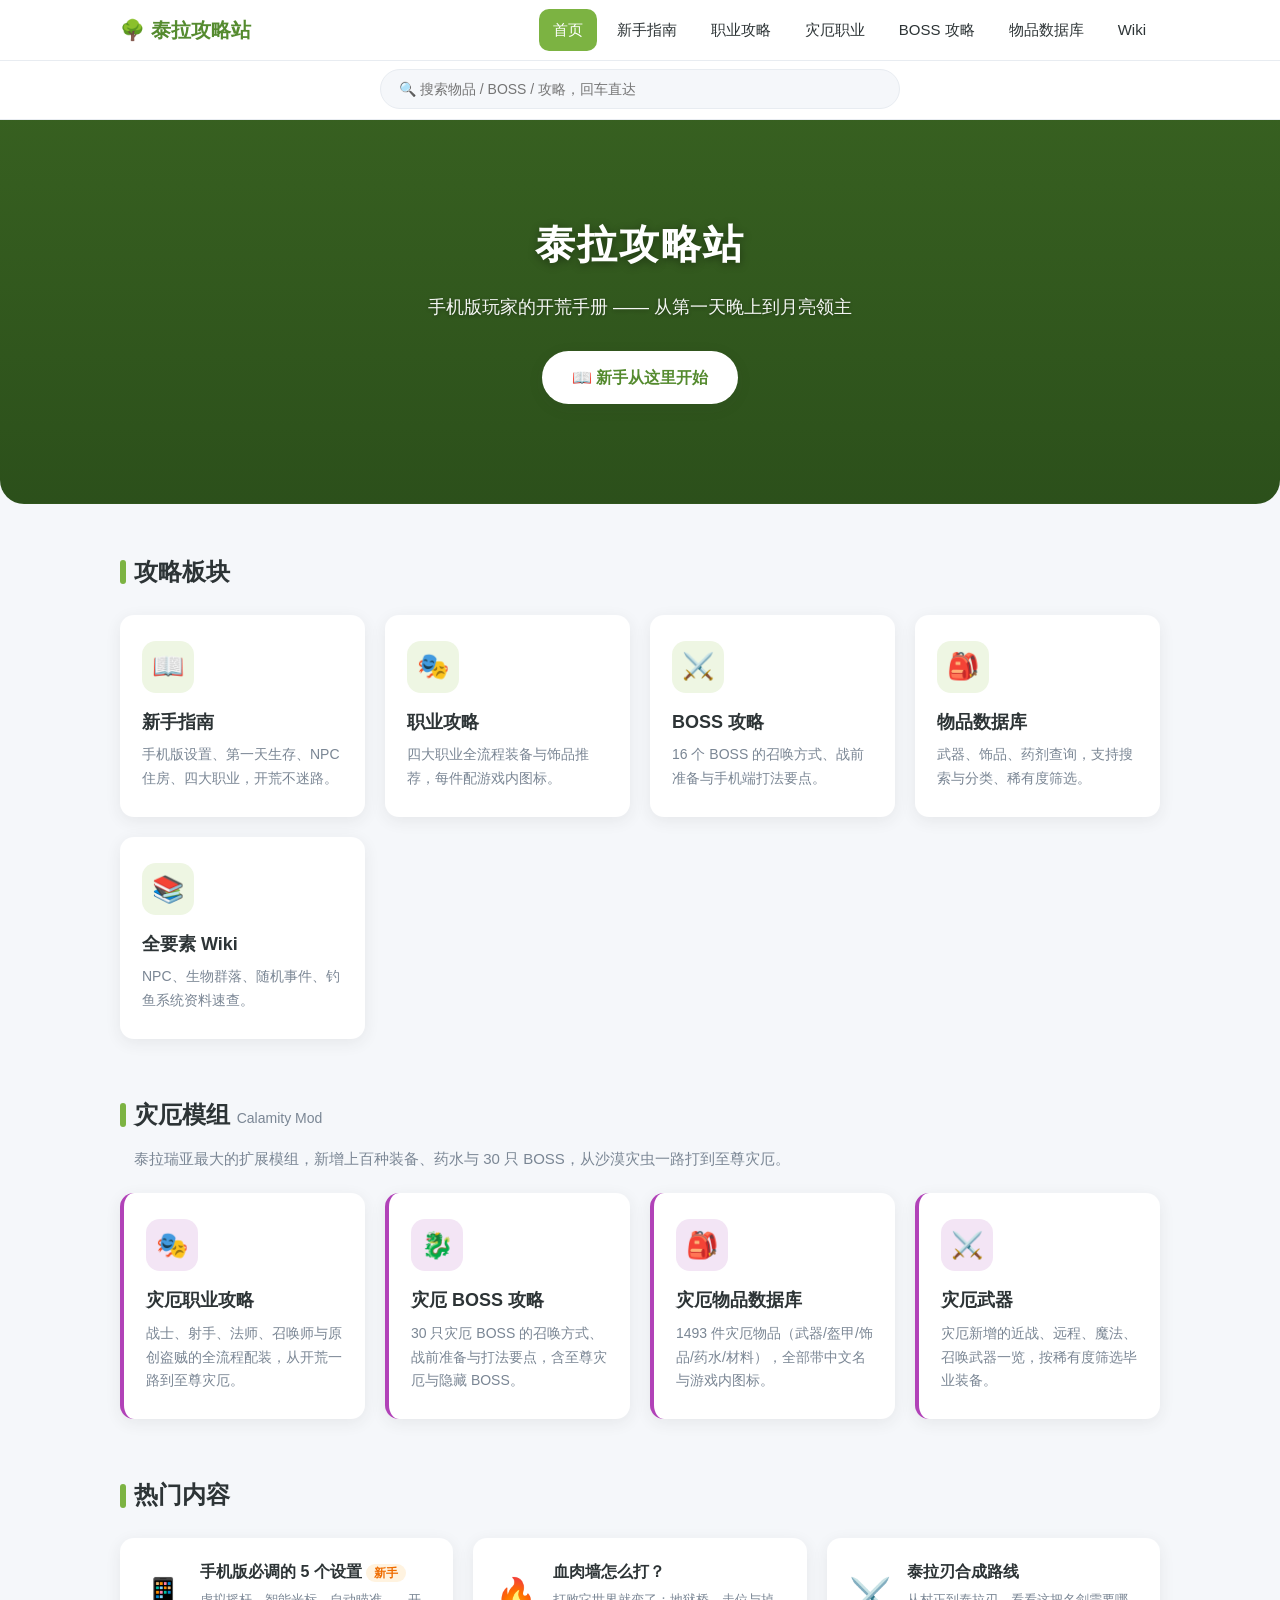
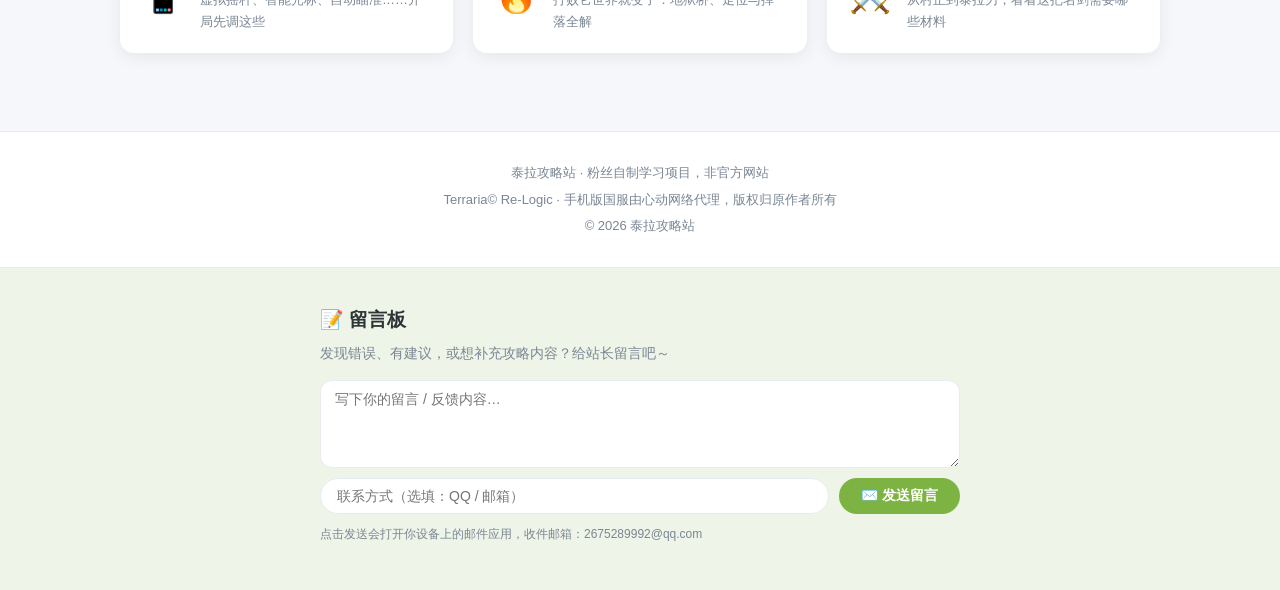
<file: index.html>
﻿<!DOCTYPE html>
<html lang="zh-CN">
<head>
  <meta charset="UTF-8">
  <meta name="viewport" content="width=device-width, initial-scale=1.0">
  <title>泰拉攻略站 · 泰拉瑞亚手机版开荒指南</title>
  <meta name="description" content="面向泰拉瑞亚手机版玩家的中文攻略站：新手指南、BOSS 流程攻略、物品数据库与全要素 Wiki。">
  <link rel="stylesheet" href="css/style.css?v=20260919d">
</head>
<body>

  <!-- 顶部导航（每个页面都有同样一份） -->
  <header class="site-header">
    <nav class="navbar">
      <div class="nav-inner">
        <a class="nav-logo" href="index.html">🌳 泰拉攻略站</a>
        <button class="nav-toggle" aria-label="打开菜单">☰</button>
        <div class="nav-links">
          <a href="index.html">首页</a>
          <a href="guides.html">新手指南</a>
          <a href="classes.html">职业攻略</a>
          <a href="classes-calamity.html">灾厄职业</a>
          <a href="bosses.html">BOSS 攻略</a>
          <a href="items.html">物品数据库</a>
          <a href="wiki.html">Wiki</a>
        </div>
      </div>
    </nav>
    <div class="searchbar">
      <div class="searchbar-inner">
        <input class="g-search" id="globalSearch" type="search" placeholder="🔍 搜索物品 / BOSS / 攻略，回车直达" autocomplete="off">
        <div class="g-drop" id="globalDrop"></div>
      </div>
    </div>
  </header>

  <!-- 英雄横幅 -->
  <header class="hero">
    <h1>泰拉攻略站</h1>
    <p>手机版玩家的开荒手册 —— 从第一天晚上到月亮领主</p>
    <a class="btn btn-light" href="guides.html">📖 新手从这里开始</a>
  </header>

  <main class="container">

    <!-- 四大板块 -->
    <section class="section">
      <h2 class="section-title">攻略板块</h2>
      <div class="card-grid">
        <a class="feature-card" href="guides.html">
          <div class="feature-icon">📖</div>
          <h3>新手指南</h3>
          <p>手机版设置、第一天生存、NPC 住房、四大职业，开荒不迷路。</p>
        </a>
        <a class="feature-card" href="classes.html">
          <div class="feature-icon">🎭</div>
          <h3>职业攻略</h3>
          <p>四大职业全流程装备与饰品推荐，每件配游戏内图标。</p>
        </a>
        <a class="feature-card" href="bosses.html">
          <div class="feature-icon">⚔️</div>
          <h3>BOSS 攻略</h3>
          <p>16 个 BOSS 的召唤方式、战前准备与手机端打法要点。</p>
        </a>
        <a class="feature-card" href="items.html">
          <div class="feature-icon">🎒</div>
          <h3>物品数据库</h3>
          <p>武器、饰品、药剂查询，支持搜索与分类、稀有度筛选。</p>
        </a>
        <a class="feature-card" href="wiki.html">
          <div class="feature-icon">📚</div>
          <h3>全要素 Wiki</h3>
          <p>NPC、生物群落、随机事件、钓鱼系统资料速查。</p>
        </a>
      </div>
    </section>

    <!-- 灾厄模组入口 -->
    <section class="section">
      <h2 class="section-title">灾厄模组 <span style="font-size:14px;color:var(--muted);font-weight:normal;">Calamity Mod</span></h2>
      <p class="section-desc">泰拉瑞亚最大的扩展模组，新增上百种装备、药水与 30 只 BOSS，从沙漠灾虫一路打到至尊灾厄。</p>
      <div class="card-grid">
        <a class="feature-card" href="classes-calamity.html" style="border-left:4px solid #b142b8;">
          <div class="feature-icon" style="background:#f3e5f5;color:#b142b8;">🎭</div>
          <h3>灾厄职业攻略</h3>
          <p>战士、射手、法师、召唤师与原创盗贼的全流程配装，从开荒一路到至尊灾厄。</p>
        </a>
        <a class="feature-card" href="bosses.html?origin=calamity" style="border-left:4px solid #b142b8;">
          <div class="feature-icon" style="background:#f3e5f5;color:#b142b8;">🐉</div>
          <h3>灾厄 BOSS 攻略</h3>
          <p>30 只灾厄 BOSS 的召唤方式、战前准备与打法要点，含至尊灾厄与隐藏 BOSS。</p>
        </a>
        <a class="feature-card" href="items.html?origin=calamity" style="border-left:4px solid #b142b8;">
          <div class="feature-icon" style="background:#f3e5f5;color:#b142b8;">🎒</div>
          <h3>灾厄物品数据库</h3>
          <p>1493 件灾厄物品（武器/盔甲/饰品/药水/材料），全部带中文名与游戏内图标。</p>
        </a>
        <a class="feature-card" href="items.html?origin=calamity&cat=%E6%AD%A6%E5%99%A8" style="border-left:4px solid #b142b8;">
          <div class="feature-icon" style="background:#f3e5f5;color:#b142b8;">⚔️</div>
          <h3>灾厄武器</h3>
          <p>灾厄新增的近战、远程、魔法、召唤武器一览，按稀有度筛选毕业装备。</p>
        </a>
      </div>
    </section>

    <!-- 热门内容 -->
    <section class="section">
      <h2 class="section-title">热门内容</h2>
      <div class="hot-list">
        <a class="hot-item" href="guides.html#g1">
          <span class="hot-emoji">📱</span>
          <div>
            <h4>手机版必调的 5 个设置 <span class="tag-new">新手</span></h4>
            <p>虚拟摇杆、智能光标、自动瞄准……开局先调这些</p>
          </div>
        </a>
        <a class="hot-item" href="bosses.html#boss-wall">
          <span class="hot-emoji">🔥</span>
          <div>
            <h4>血肉墙怎么打？</h4>
            <p>打败它世界就变了：地狱桥、走位与掉落全解</p>
          </div>
        </a>
        <a class="hot-item" href="items.html?q=泰拉刃">
          <span class="hot-emoji">⚔️</span>
          <div>
            <h4>泰拉刃合成路线</h4>
            <p>从村正到泰拉刃，看看这把名剑需要哪些材料</p>
          </div>
        </a>
      </div>
    </section>

  </main>

  <footer class="footer">
    <p>泰拉攻略站 · 粉丝自制学习项目，非官方网站</p>
    <p>Terraria© Re-Logic · 手机版国服由心动网络代理，版权归原作者所有</p>
    <p>© <span class="js-year">2026</span> 泰拉攻略站</p>
  </footer>

  <script src="js/data.js?v=20260919d"></script>
  <script src="js/data-calamity.js?v=20260919d"></script>
  <script src="js/main.js?v=20260919d"></script>
</body>
</html>
</file>
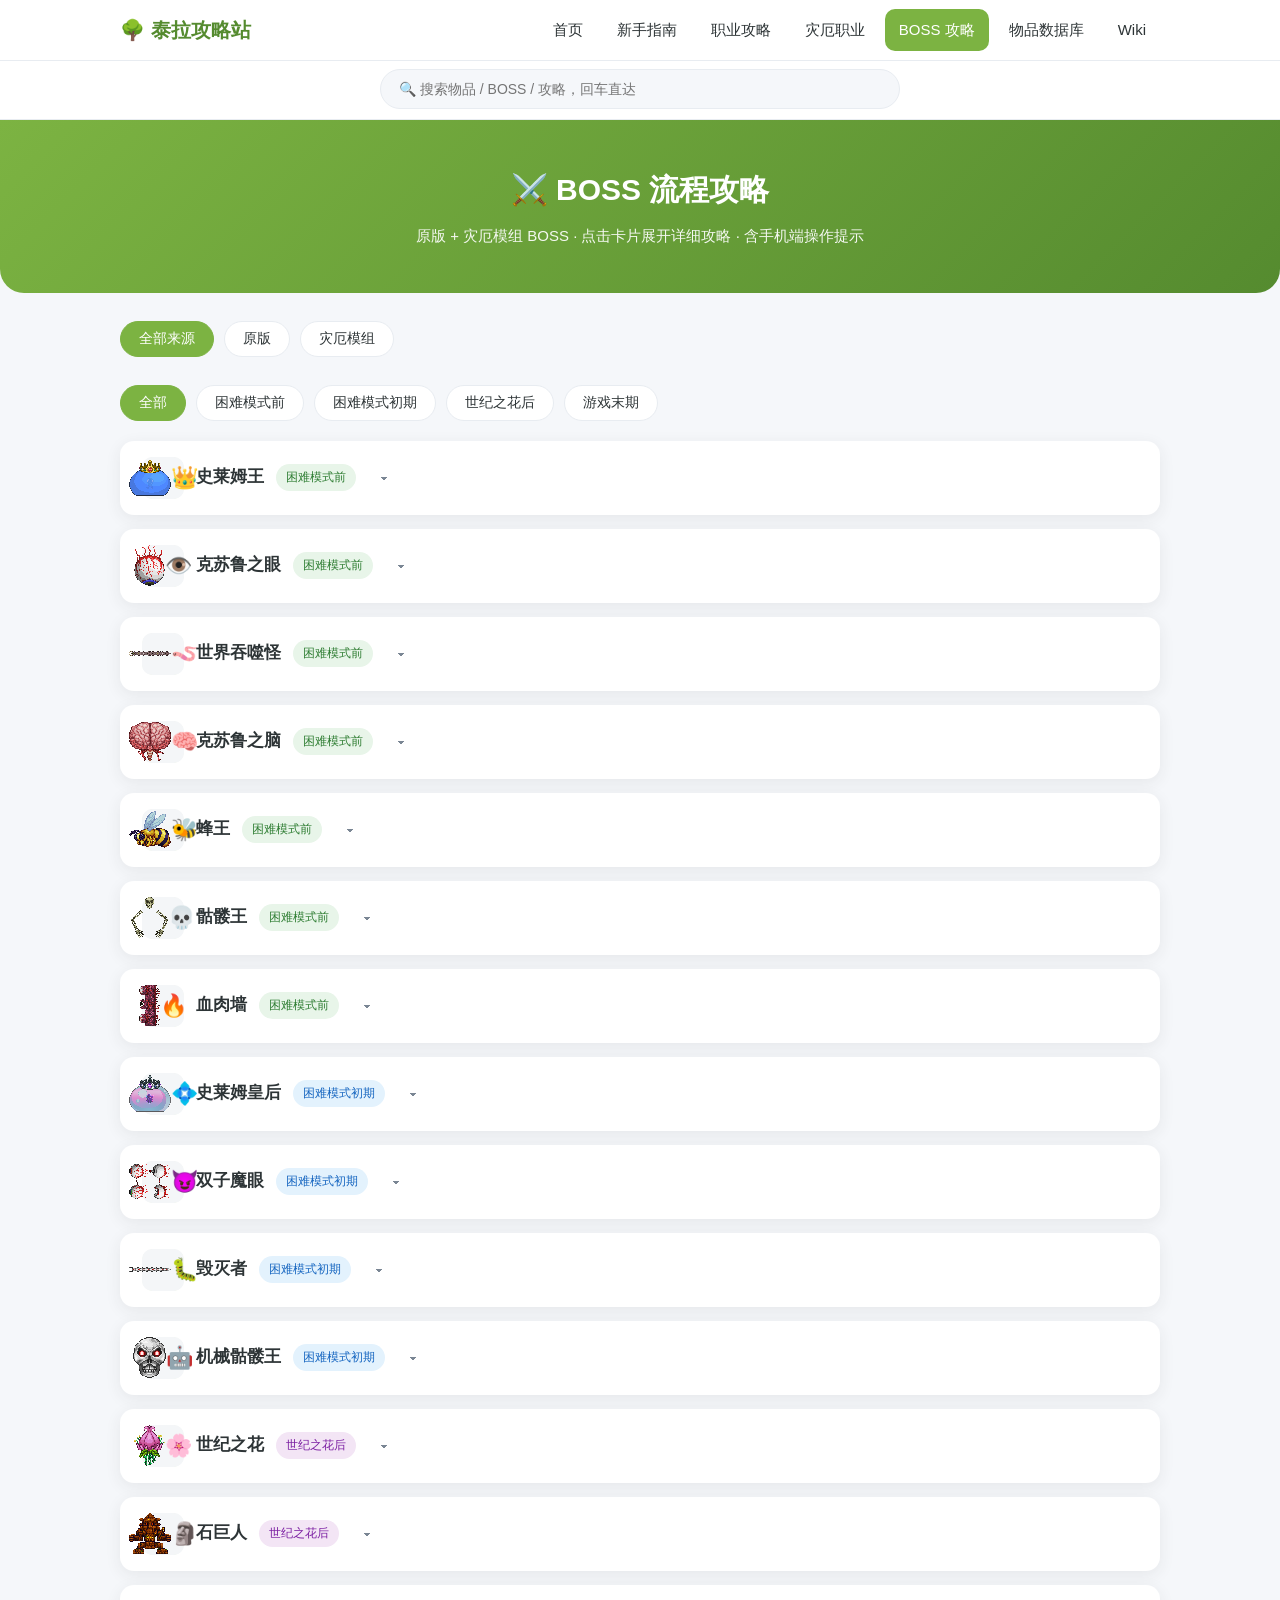
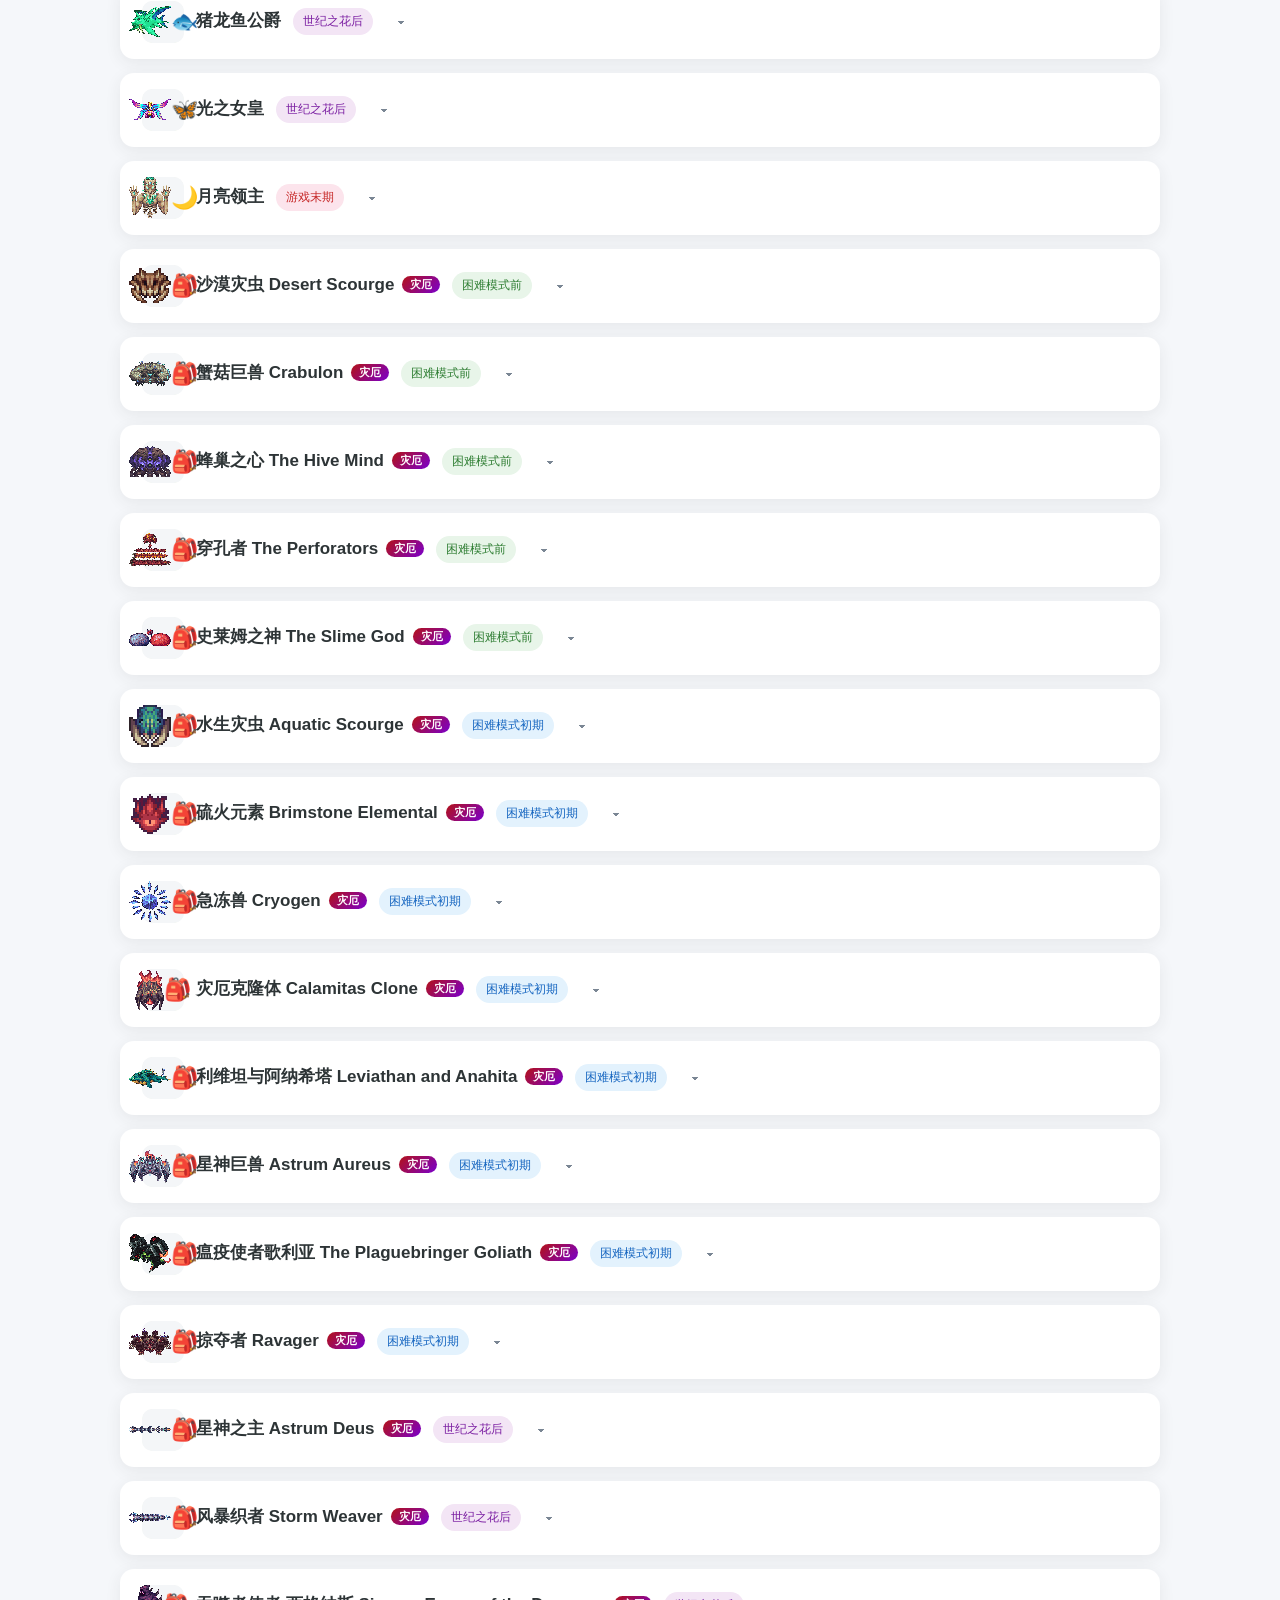
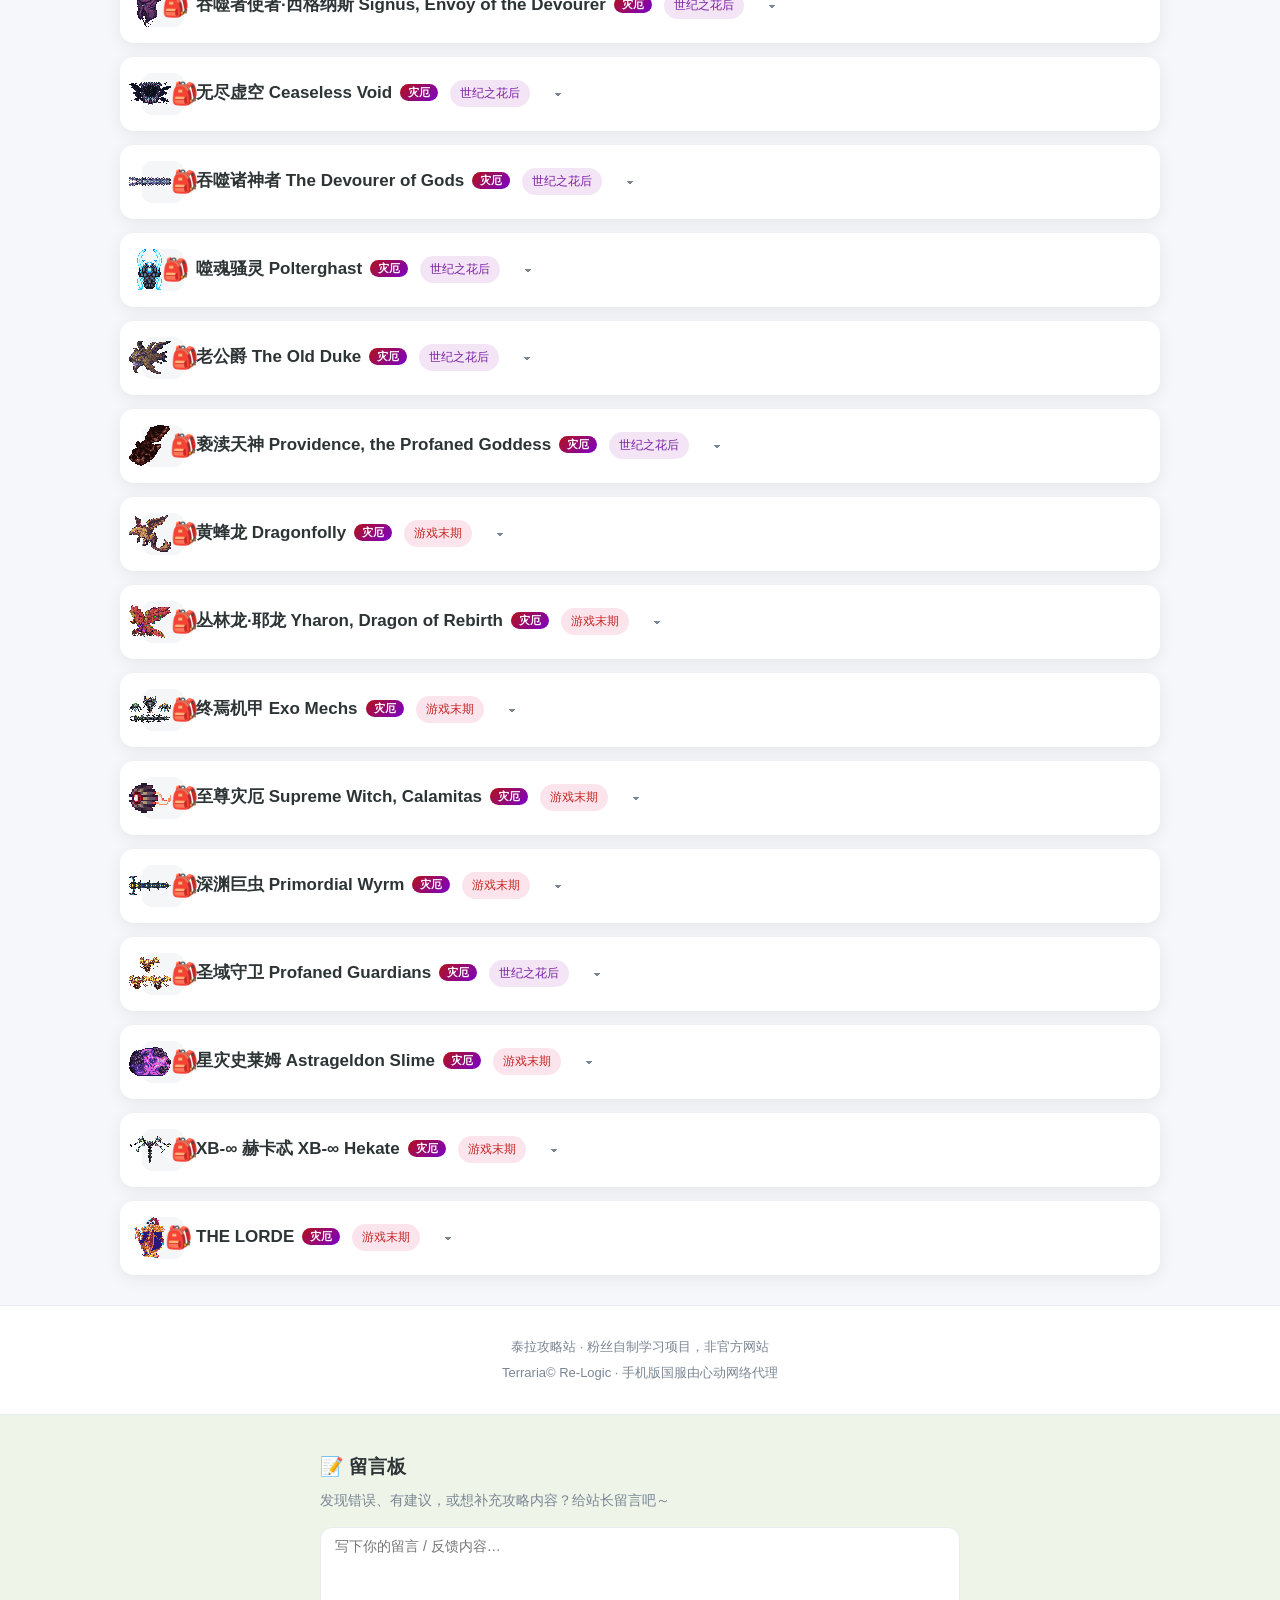
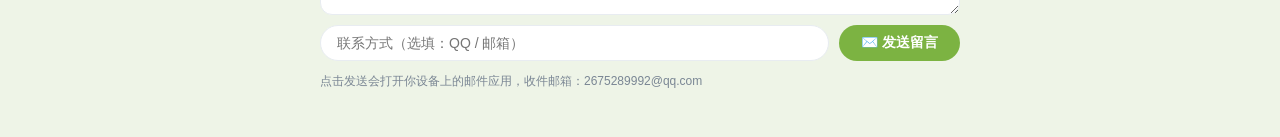
<file: bosses.html>
﻿<!DOCTYPE html>
<html lang="zh-CN">
<head>
  <meta charset="UTF-8">
  <meta name="viewport" content="width=device-width, initial-scale=1.0">
  <title>BOSS 流程攻略 · 泰拉攻略站</title>
  <link rel="stylesheet" href="css/style.css?v=20260919d">
</head>
<body>

  <header class="site-header">
    <nav class="navbar">
      <div class="nav-inner">
        <a class="nav-logo" href="index.html">🌳 泰拉攻略站</a>
        <button class="nav-toggle" aria-label="打开菜单">☰</button>
        <div class="nav-links">
          <a href="index.html">首页</a>
          <a href="guides.html">新手指南</a>
          <a href="classes.html">职业攻略</a>
          <a href="classes-calamity.html">灾厄职业</a>
          <a href="bosses.html">BOSS 攻略</a>
          <a href="items.html">物品数据库</a>
          <a href="wiki.html">Wiki</a>
        </div>
      </div>
    </nav>
    <div class="searchbar">
      <div class="searchbar-inner">
        <input class="g-search" id="globalSearch" type="search" placeholder="🔍 搜索物品 / BOSS / 攻略，回车直达" autocomplete="off">
        <div class="g-drop" id="globalDrop"></div>
      </div>
    </div>
  </header>

  <header class="page-head">
    <h1>⚔️ BOSS 流程攻略</h1>
    <p>原版 + 灾厄模组 BOSS · 点击卡片展开详细攻略 · 含手机端操作提示</p>
  </header>

  <main class="container">

    <!-- 来源切换：原版 / 灾厄 -->
    <div class="toolbar" id="originChips">
      <button class="chip active" data-origin="all">全部来源</button>
      <button class="chip" data-origin="vanilla">原版</button>
      <button class="chip" data-origin="calamity">灾厄模组</button>
    </div>

    <!-- 阶段筛选：data-stage 与 data.js 里的阶段对应 -->
    <div class="toolbar" id="stageChips">
      <button class="chip active" data-stage="all">全部</button>
      <button class="chip" data-stage="1">困难模式前</button>
      <button class="chip" data-stage="2">困难模式初期</button>
      <button class="chip" data-stage="3">世纪之花后</button>
      <button class="chip" data-stage="4">游戏末期</button>
    </div>

    <!-- BOSS 卡片由 js/main.js 读取 js/data.js + js/data-calamity.js 后自动生成 -->
    <section id="bossList"></section>

    <p class="empty-tip" id="emptyTip">这个阶段暂时没有内容 👀</p>

  </main>

  <footer class="footer">
    <p>泰拉攻略站 · 粉丝自制学习项目，非官方网站</p>
    <p>Terraria© Re-Logic · 手机版国服由心动网络代理</p>
  </footer>

  <script src="js/data.js?v=20260919d"></script>
  <script src="js/data-calamity.js?v=20260919d"></script>
  <script src="js/main.js?v=20260919d"></script>
</body>
</html>
</file>
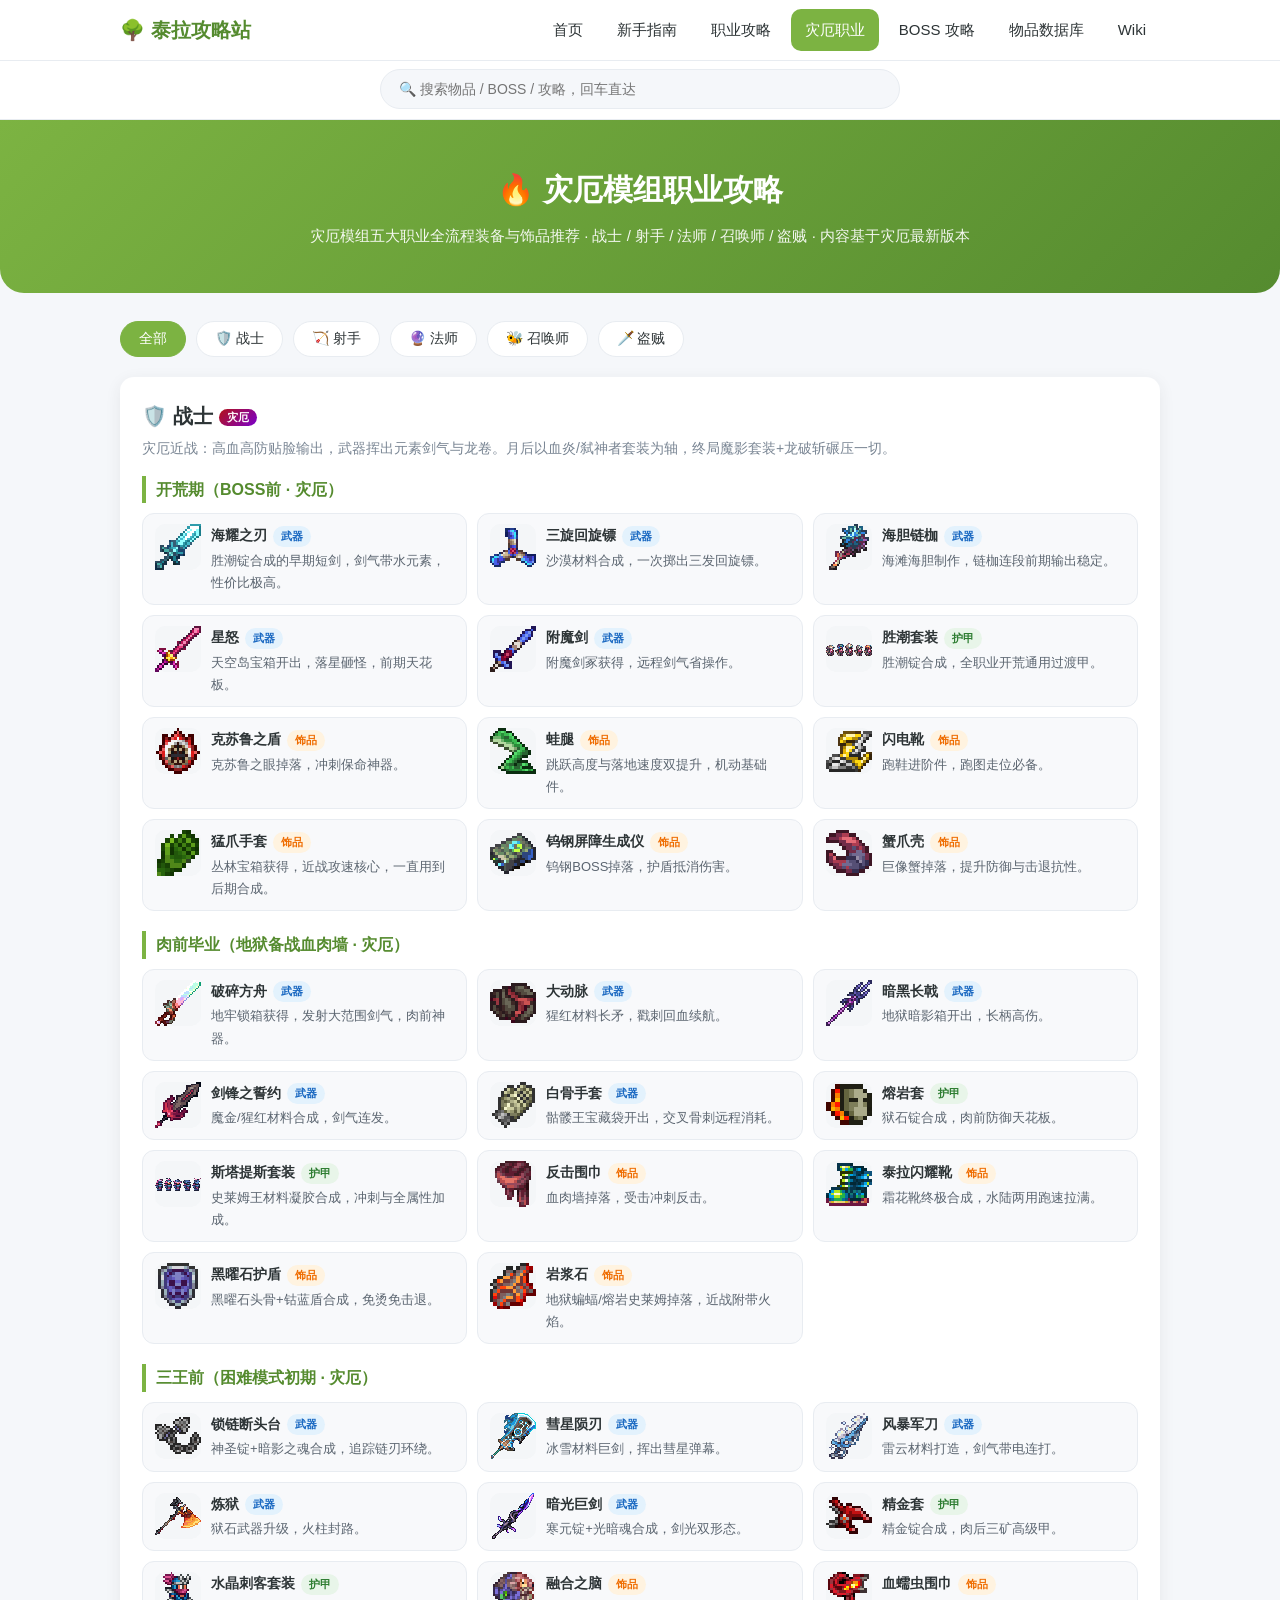
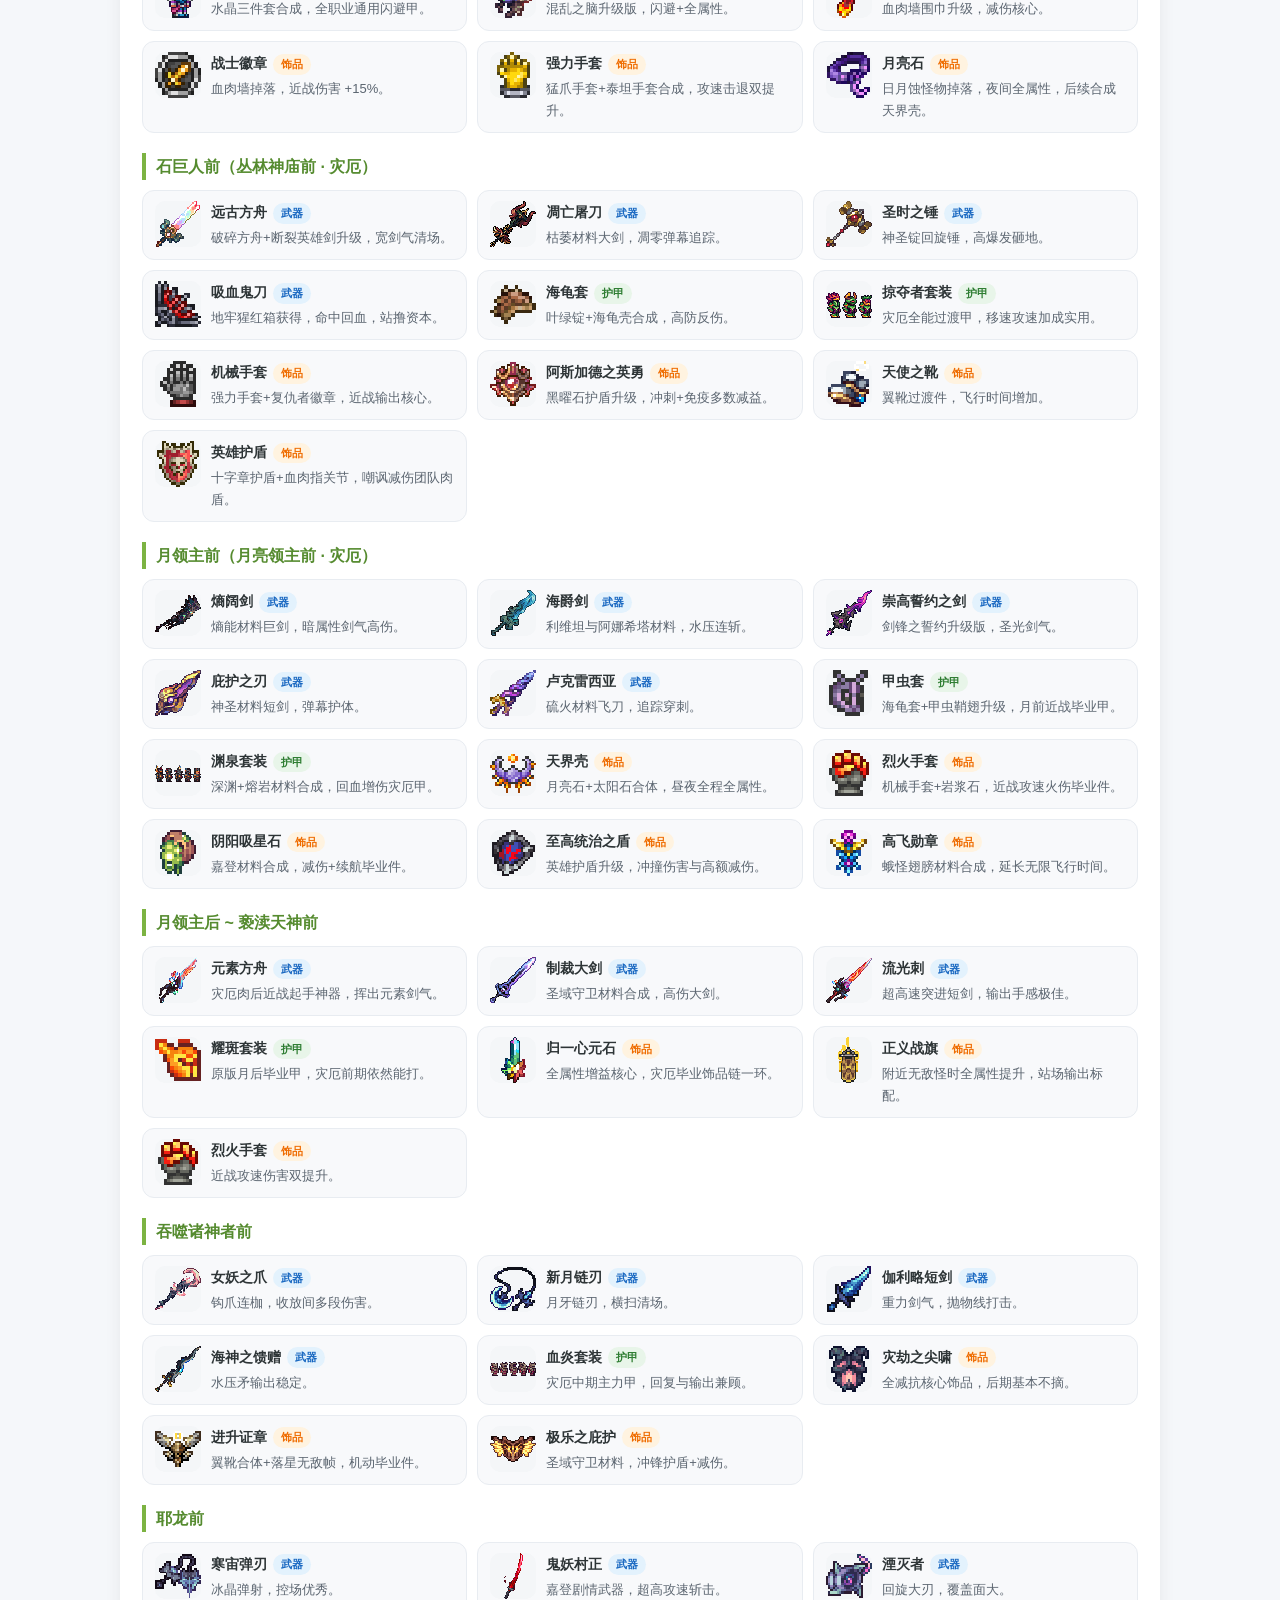
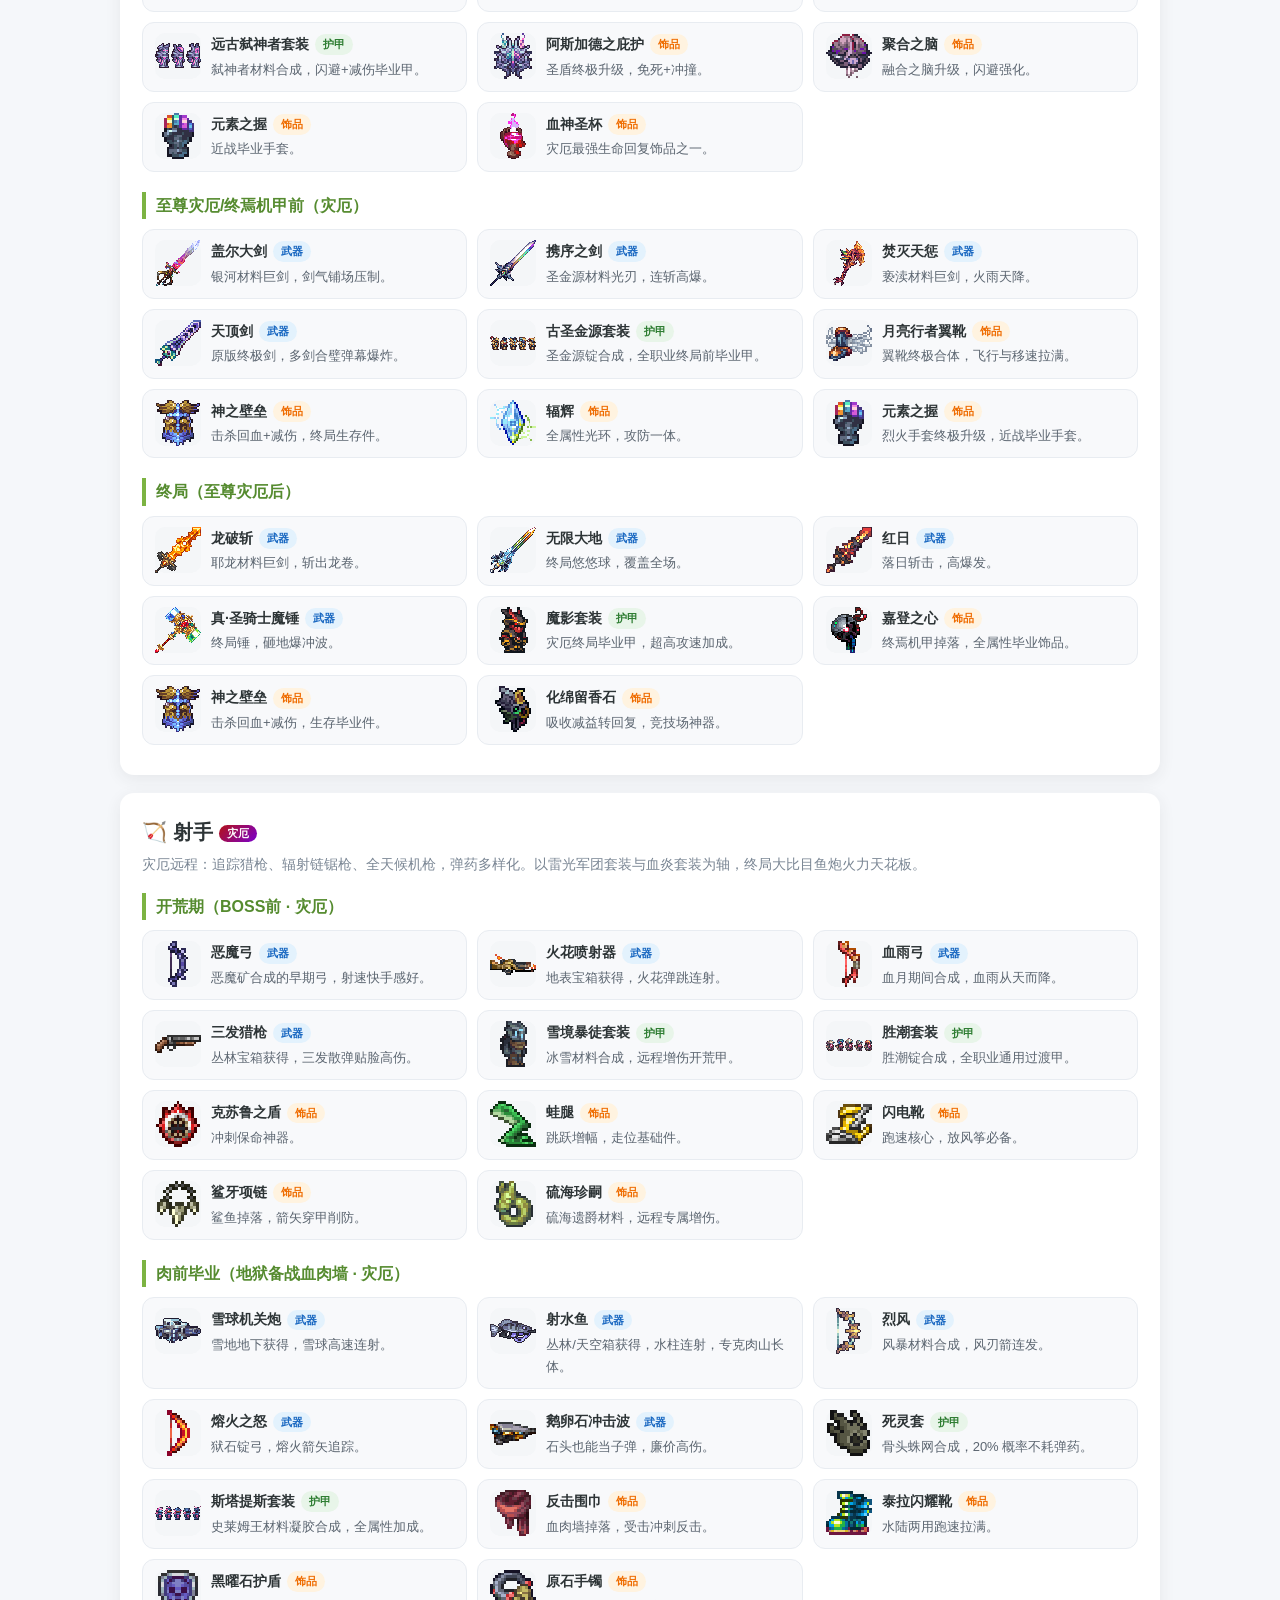
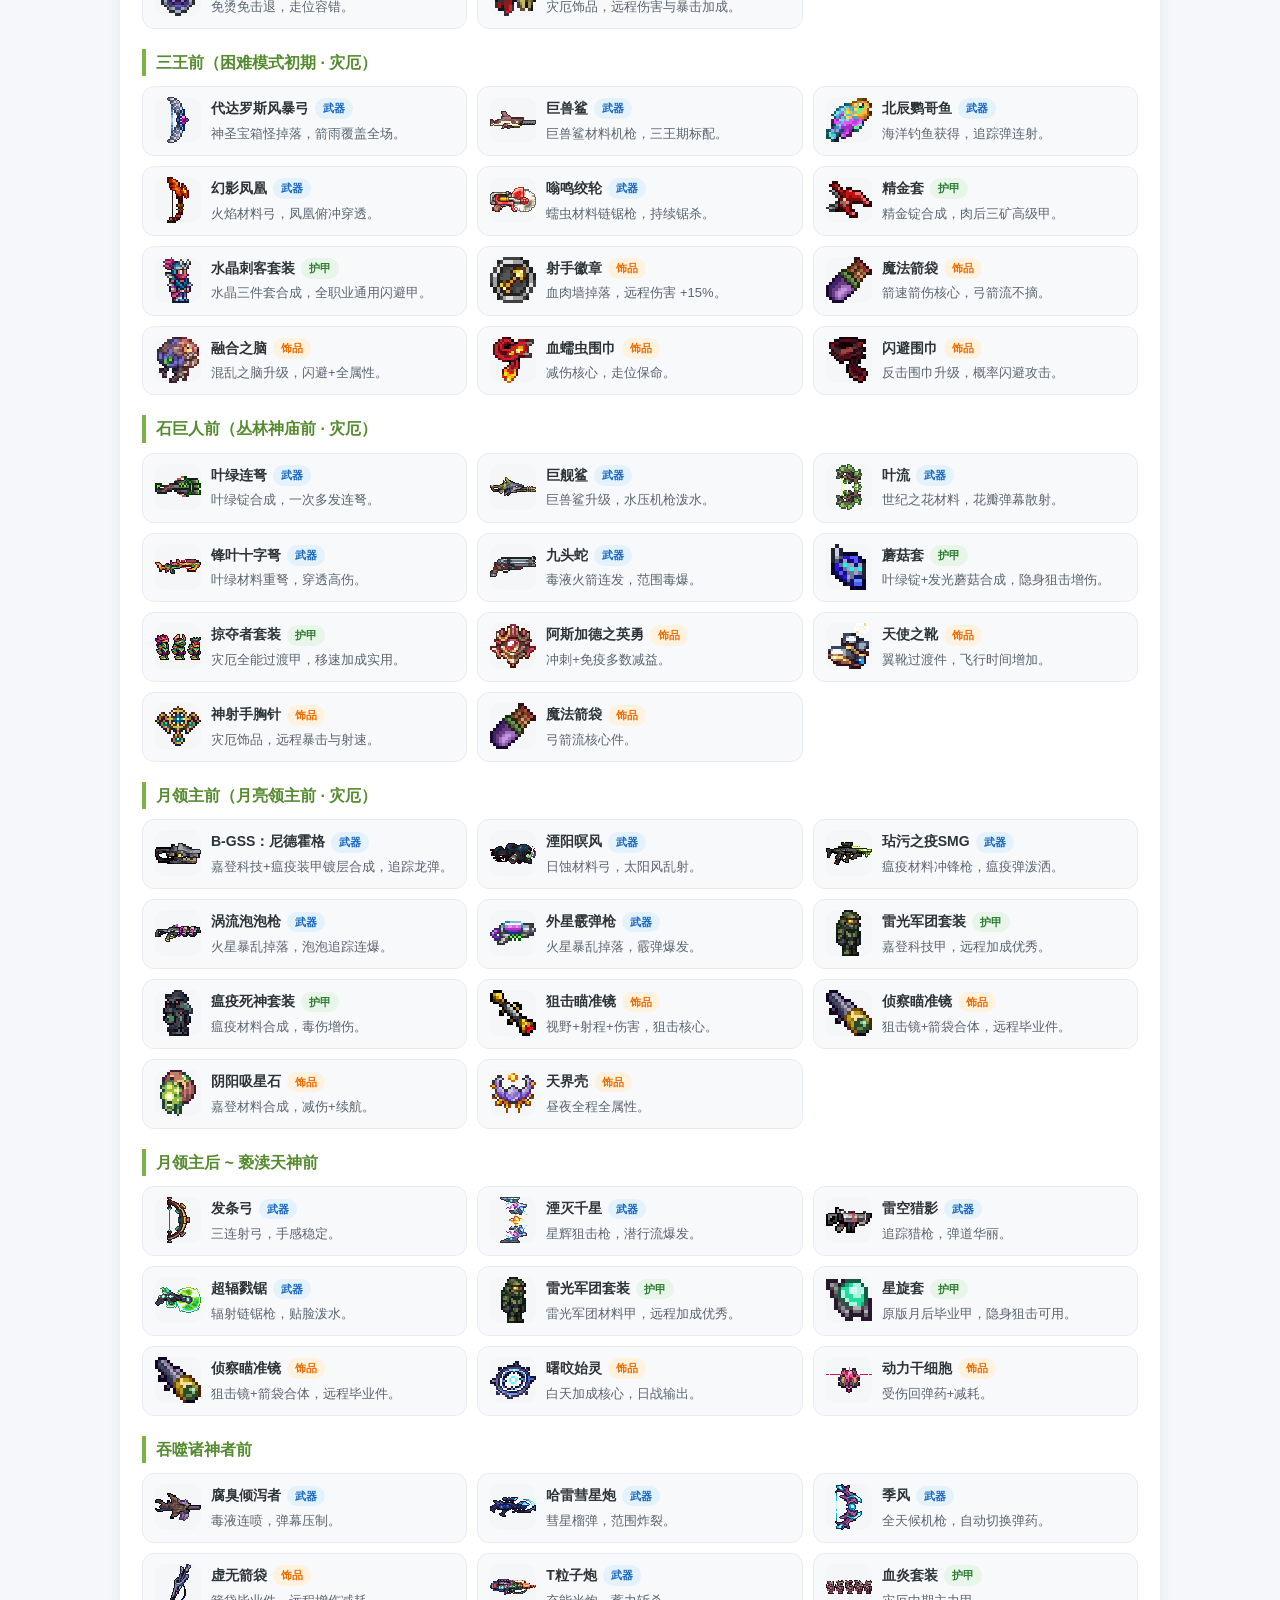
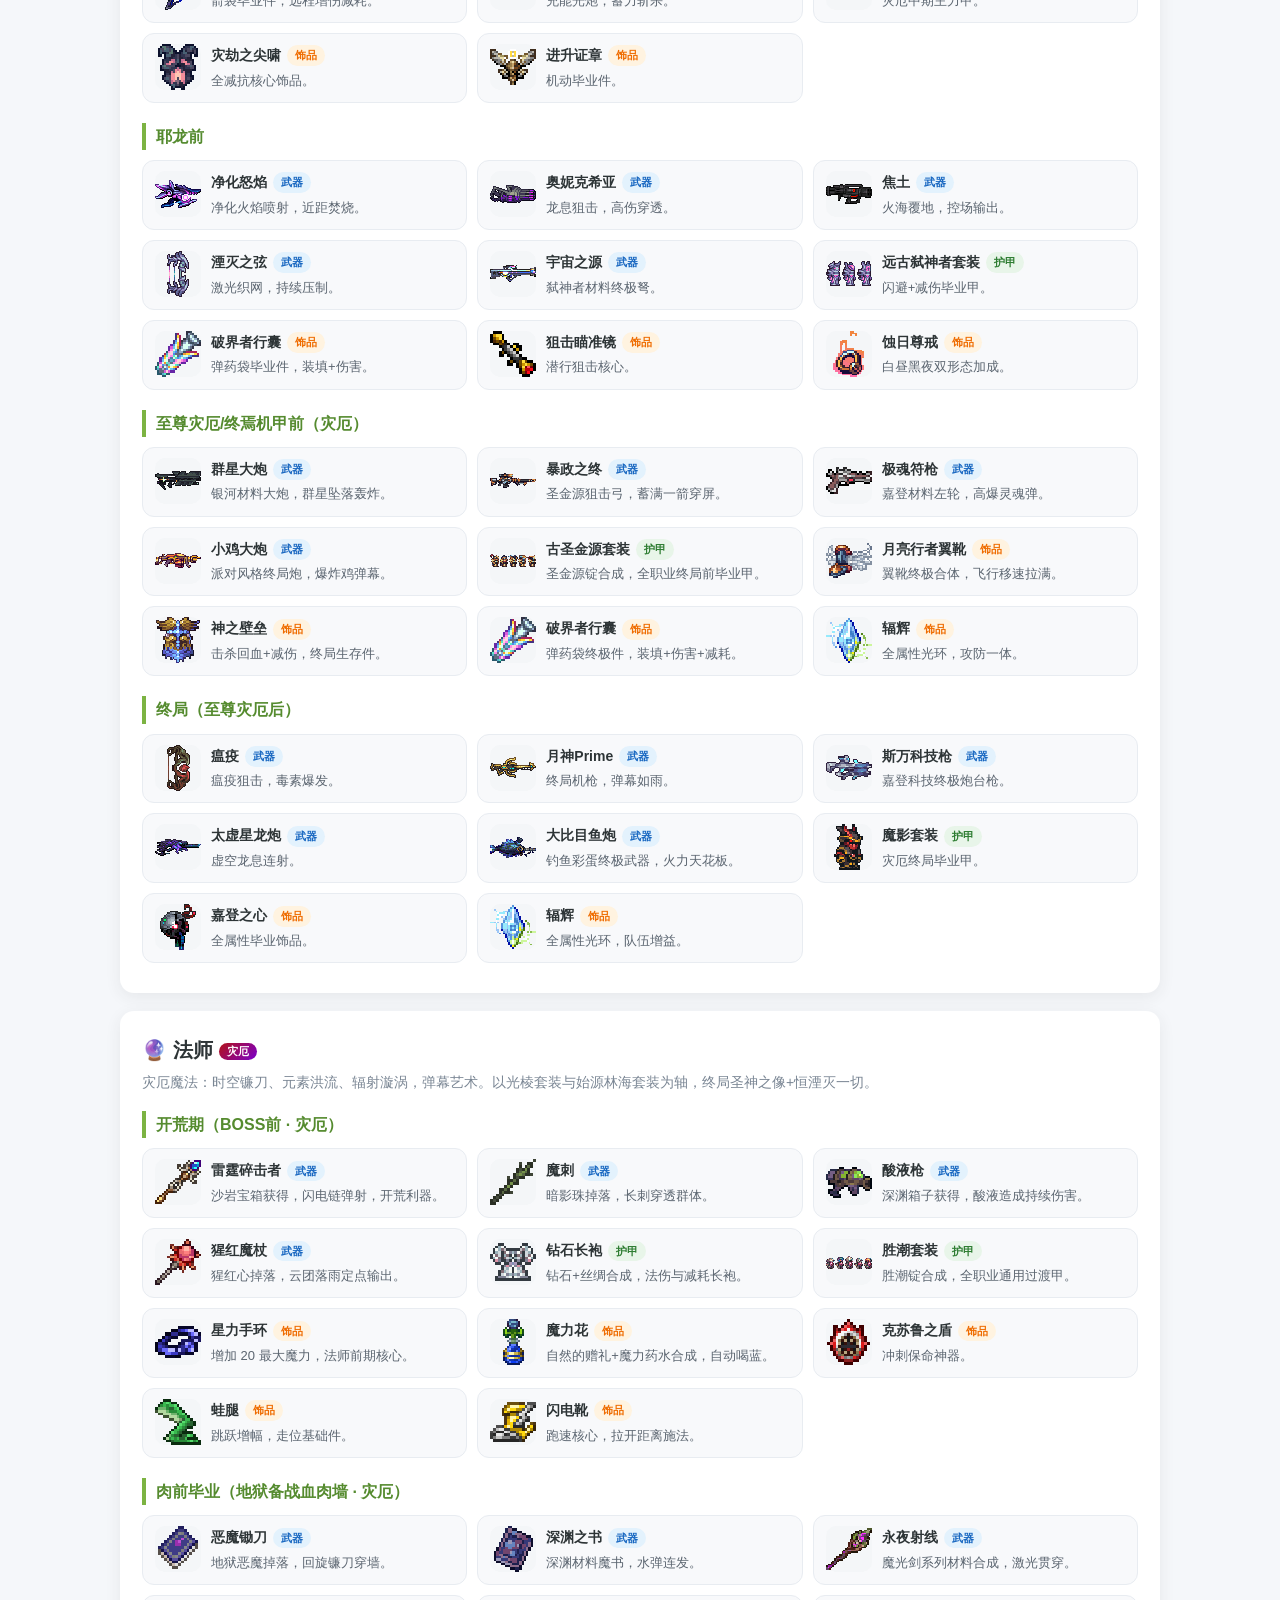
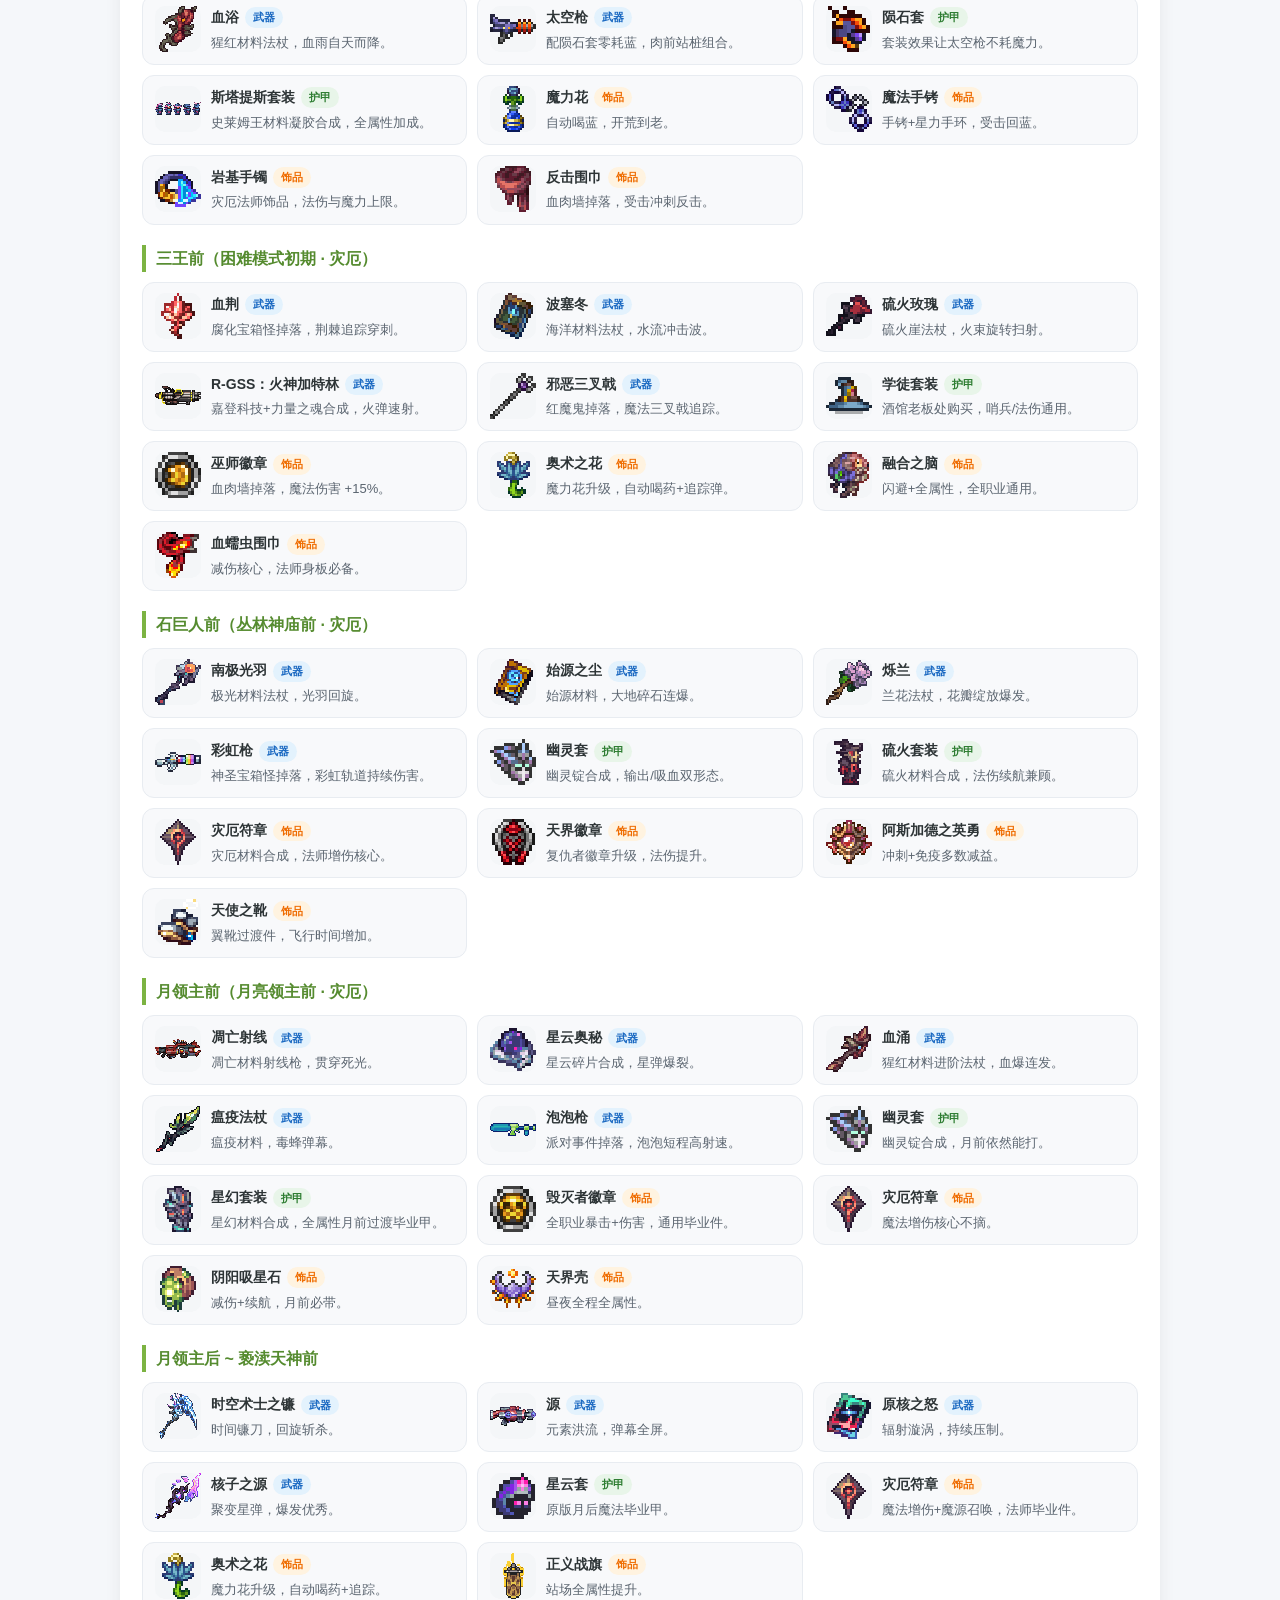
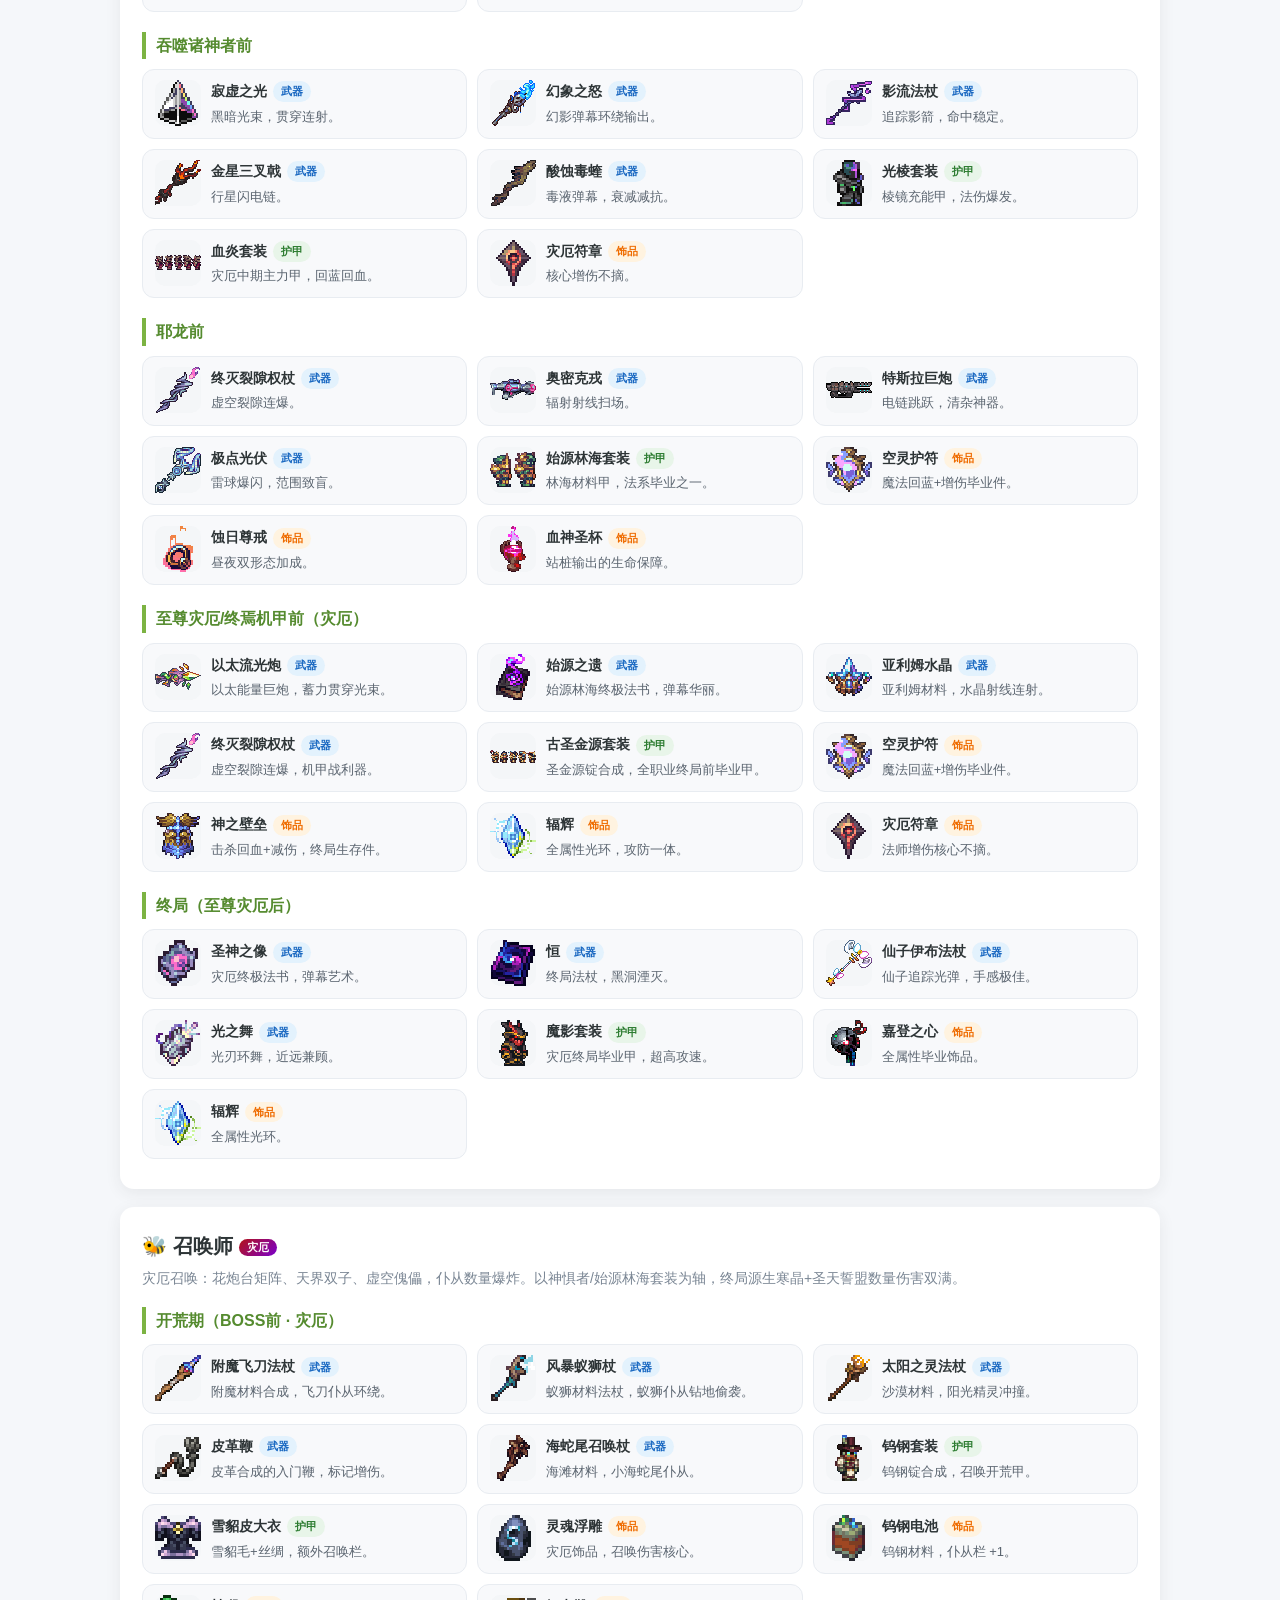
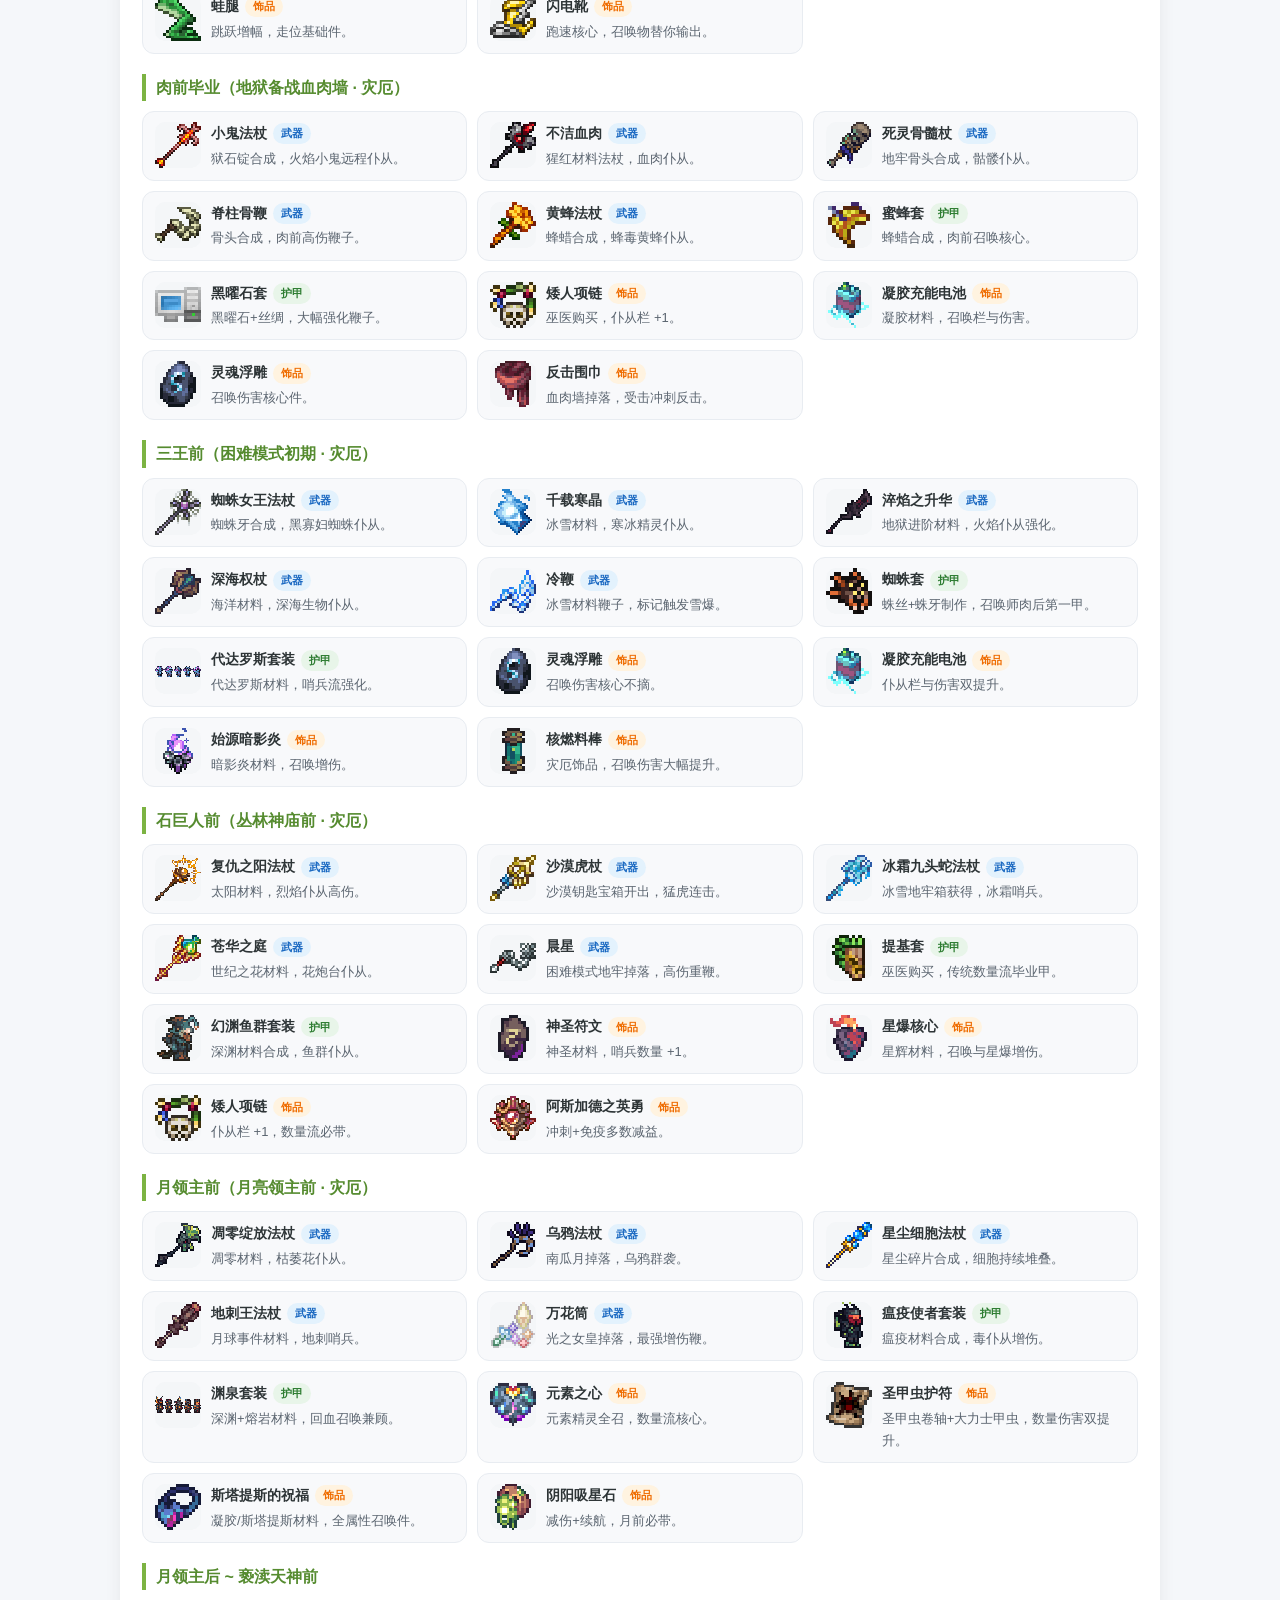
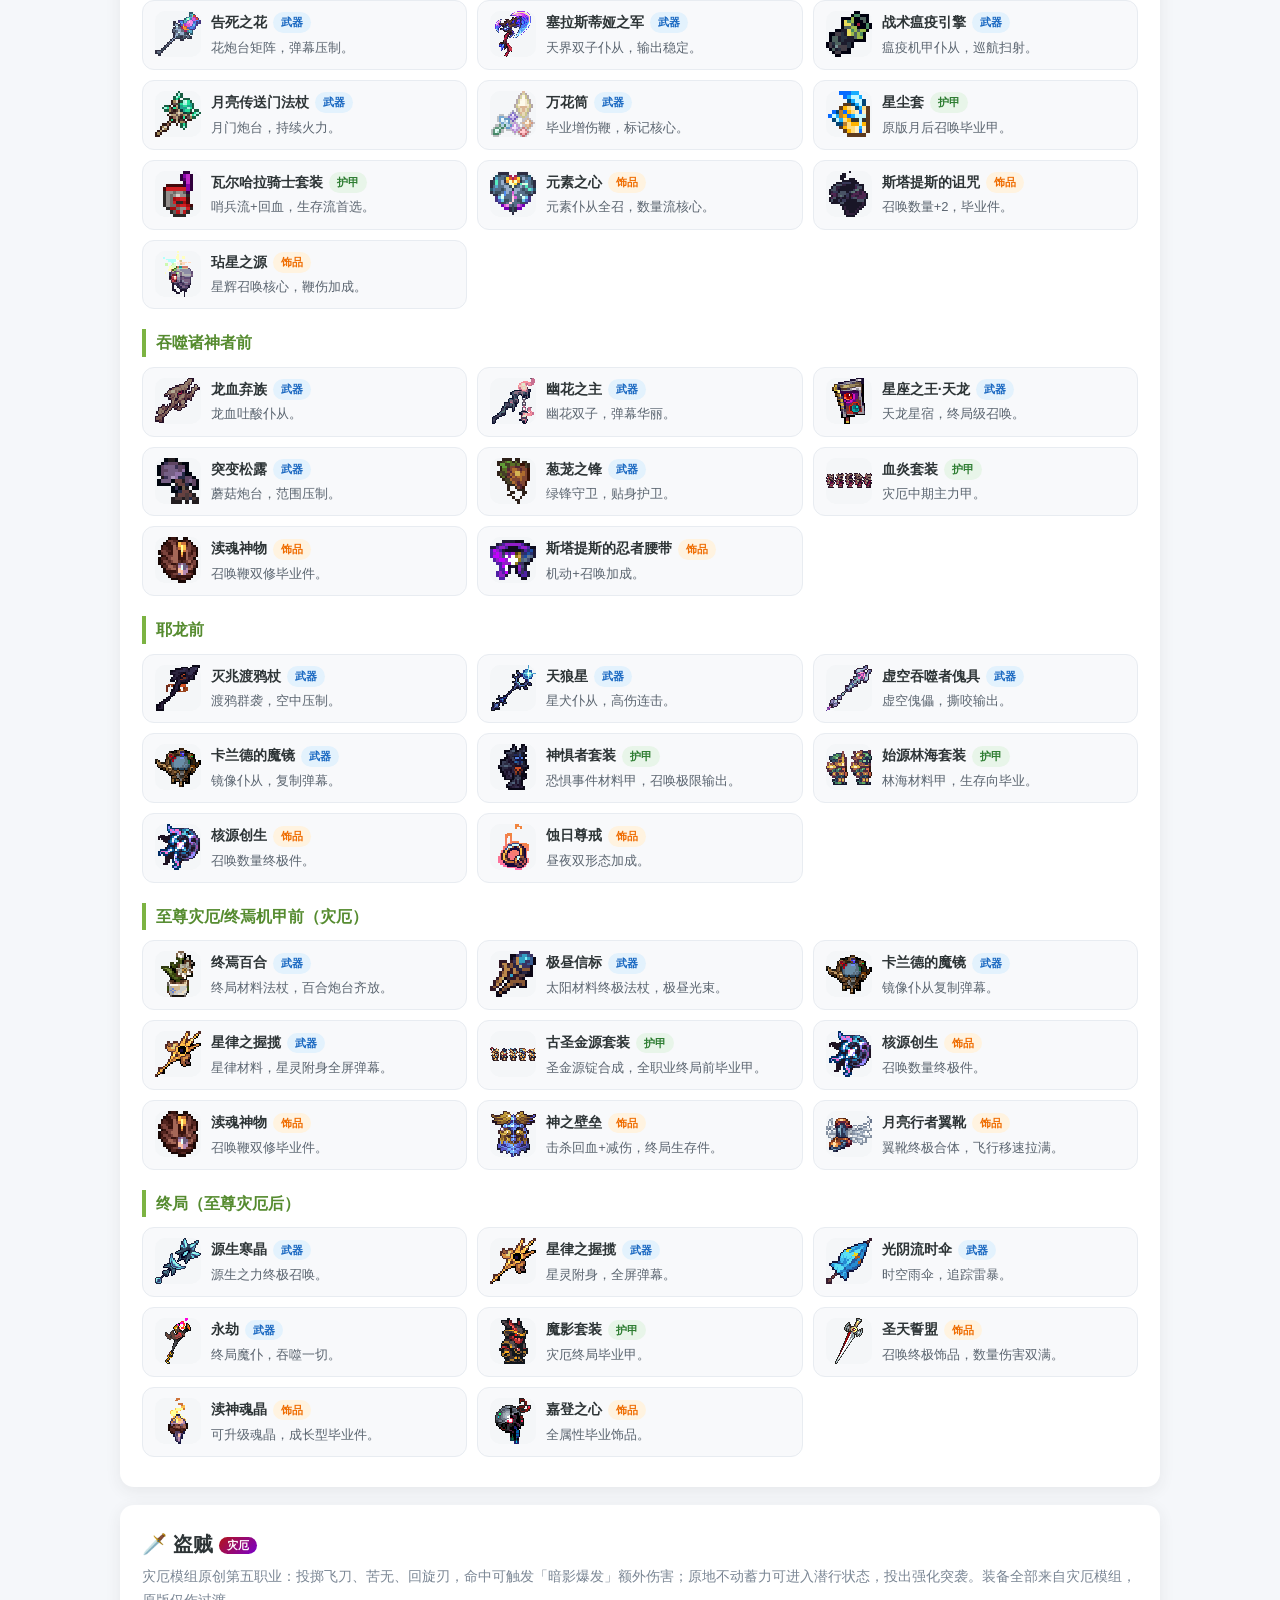
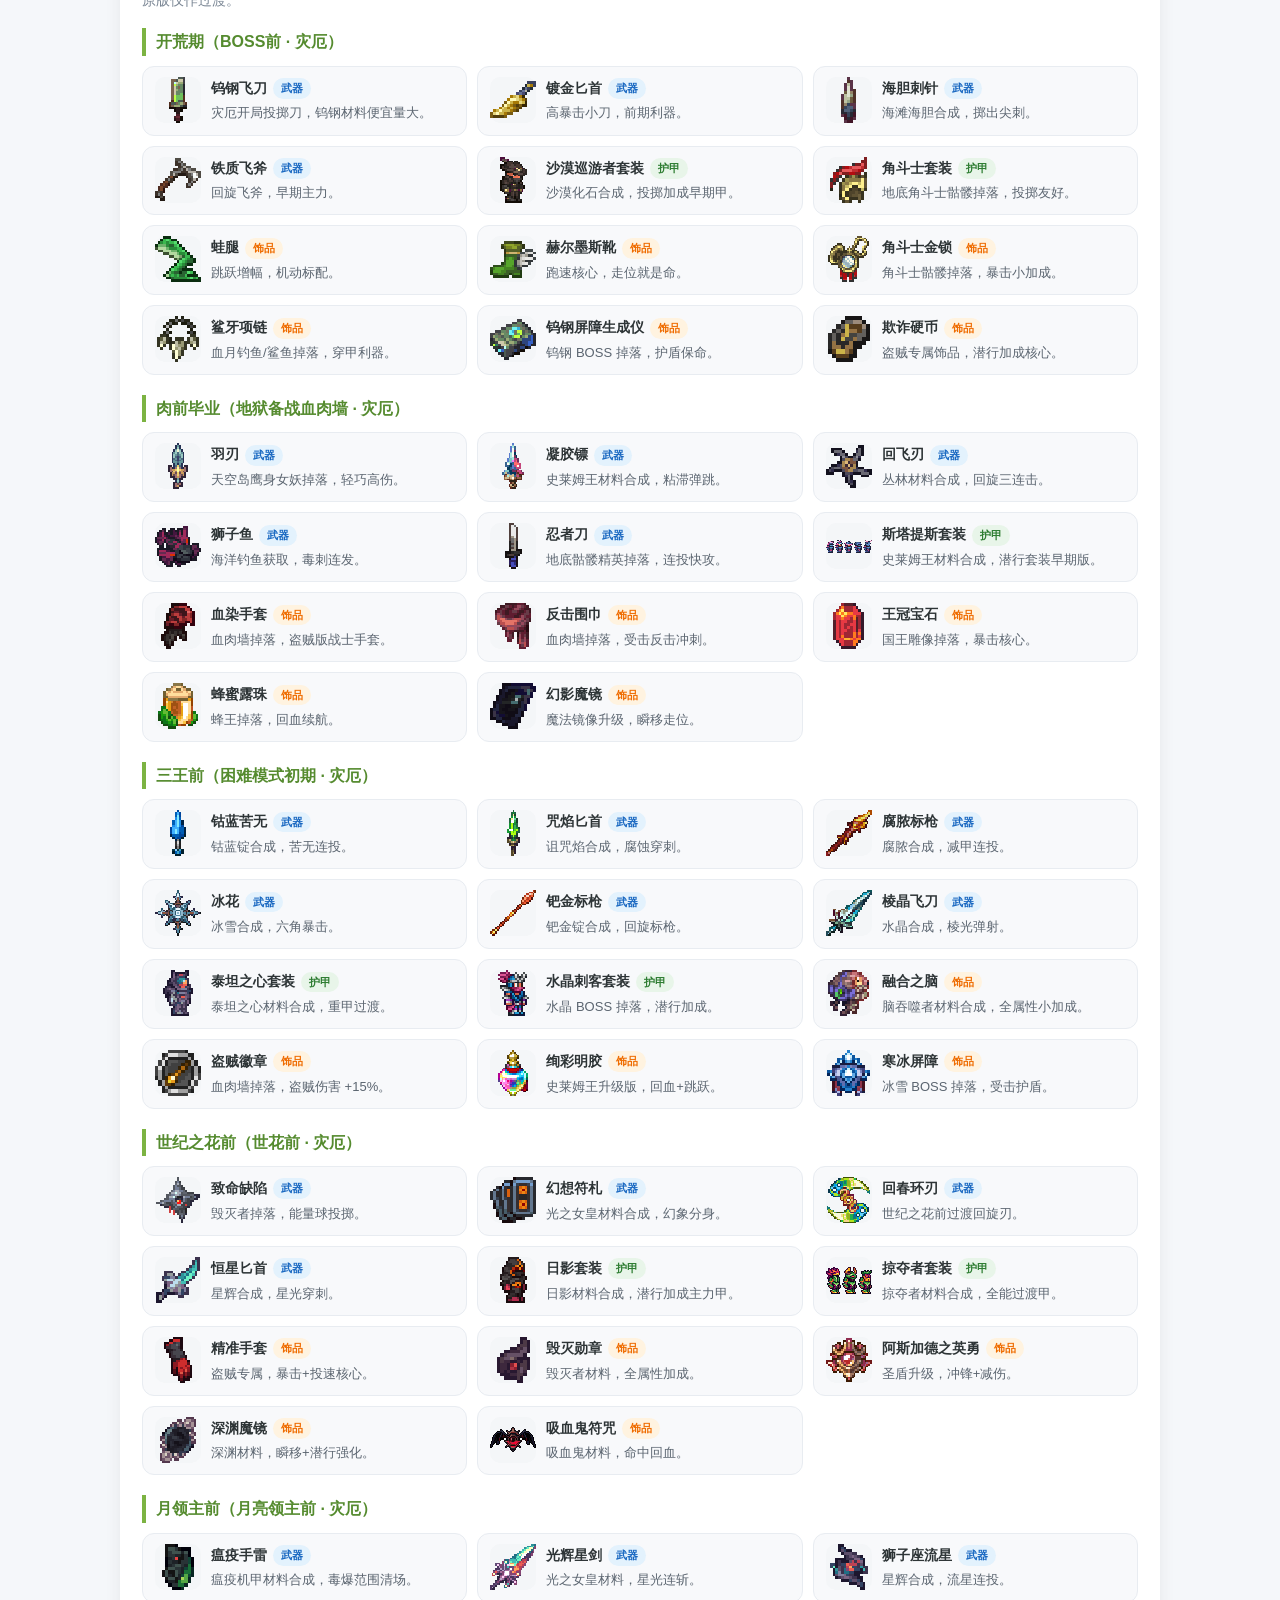
<file: classes-calamity.html>
<!DOCTYPE html>
<html lang="zh-CN">
<head>
  <meta charset="UTF-8">
  <meta name="viewport" content="width=device-width, initial-scale=1.0">
  <title>灾厄职业攻略 · 泰拉攻略站</title>
  <link rel="stylesheet" href="css/style.css?v=20260919d">
</head>
<body>

  <header class="site-header">
    <nav class="navbar">
      <div class="nav-inner">
        <a class="nav-logo" href="index.html">🌳 泰拉攻略站</a>
        <button class="nav-toggle" aria-label="打开菜单">☰</button>
        <div class="nav-links">
          <a href="index.html">首页</a>
          <a href="guides.html">新手指南</a>
          <a href="classes.html">职业攻略</a>
          <a href="classes-calamity.html">灾厄职业</a>
          <a href="bosses.html">BOSS 攻略</a>
          <a href="items.html">物品数据库</a>
          <a href="wiki.html">Wiki</a>
        </div>
      </div>
    </nav>
    <div class="searchbar">
      <div class="searchbar-inner">
        <input class="g-search" id="globalSearch" type="search" placeholder="🔍 搜索物品 / BOSS / 攻略，回车直达" autocomplete="off">
        <div class="g-drop" id="globalDrop"></div>
      </div>
    </div>
  </header>

  <header class="page-head">
    <h1>🔥 灾厄模组职业攻略</h1>
    <p>灾厄模组五大职业全流程装备与饰品推荐 · 战士 / 射手 / 法师 / 召唤师 / 盗贼 · 内容基于灾厄最新版本</p>
  </header>

  <main class="container">

    <!-- 灾厄职业筛选 -->
    <div class="toolbar" id="calamityClassChips">
      <button class="chip active" data-class="all">全部</button>
      <button class="chip" data-class="melee">🛡️ 战士</button>
      <button class="chip" data-class="ranger">🏹 射手</button>
      <button class="chip" data-class="mage">🔮 法师</button>
      <button class="chip" data-class="summon">🐝 召唤师</button>
      <button class="chip" data-class="rogue">🗡️ 盗贼</button>
    </div>

    <!-- 灾厄职业流程由 js/main.js 读取 js/data-calamity-classes.js 后自动生成 -->
    <section id="calamityClassList"></section>

    <p class="empty-tip">暂时没有该职业的内容 👀</p>

  </main>

  <footer class="footer">
    <p>泰拉攻略站 · 粉丝自制学习项目，非官方网站</p>
    <p>Terraria© Re-Logic · Calamity Mod© 团队 · 物品图标来自官方 Wiki</p>
  </footer>

  <script src="js/data.js?v=20260919d"></script>
  <script src="js/data-calamity.js?v=20260919d"></script>
  <script src="js/data-calamity-classes.js?v=20260919d"></script>
  <script src="js/main.js?v=20260919d"></script>
</body>
</html>
</file>
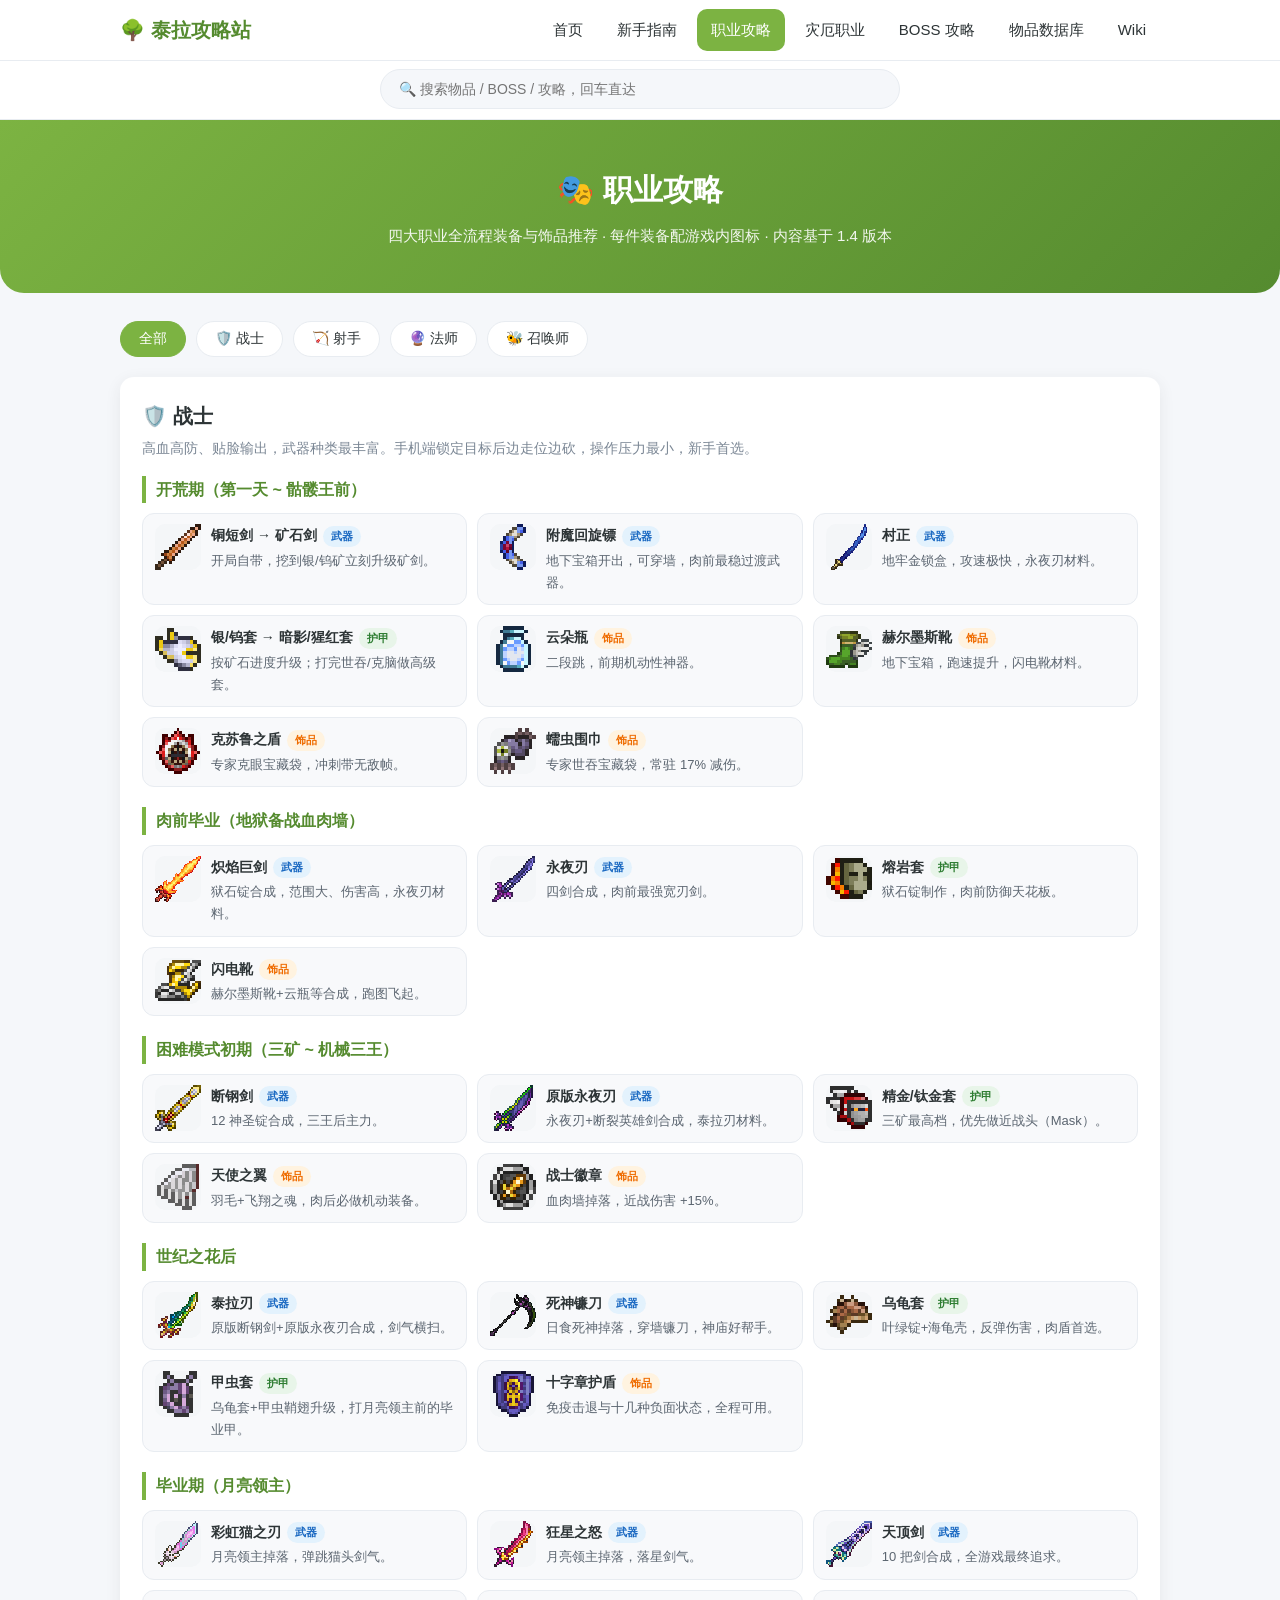
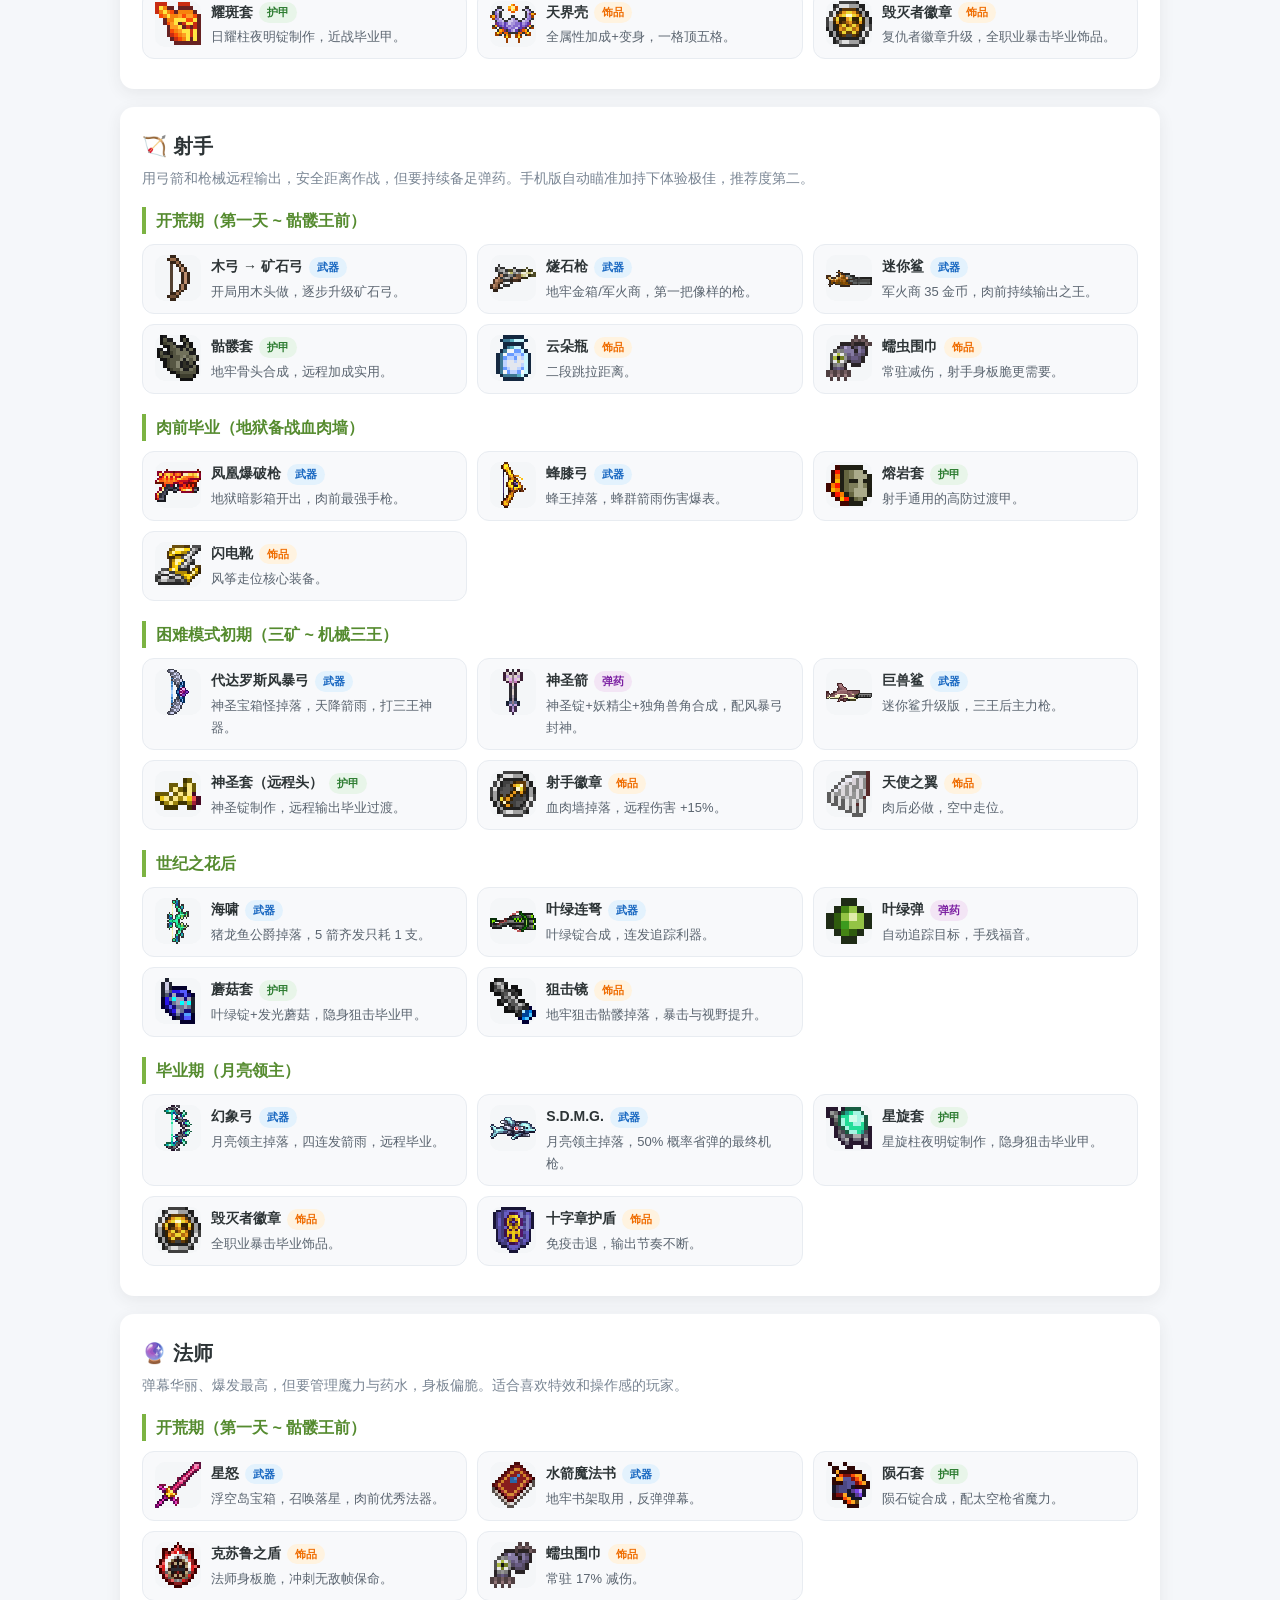
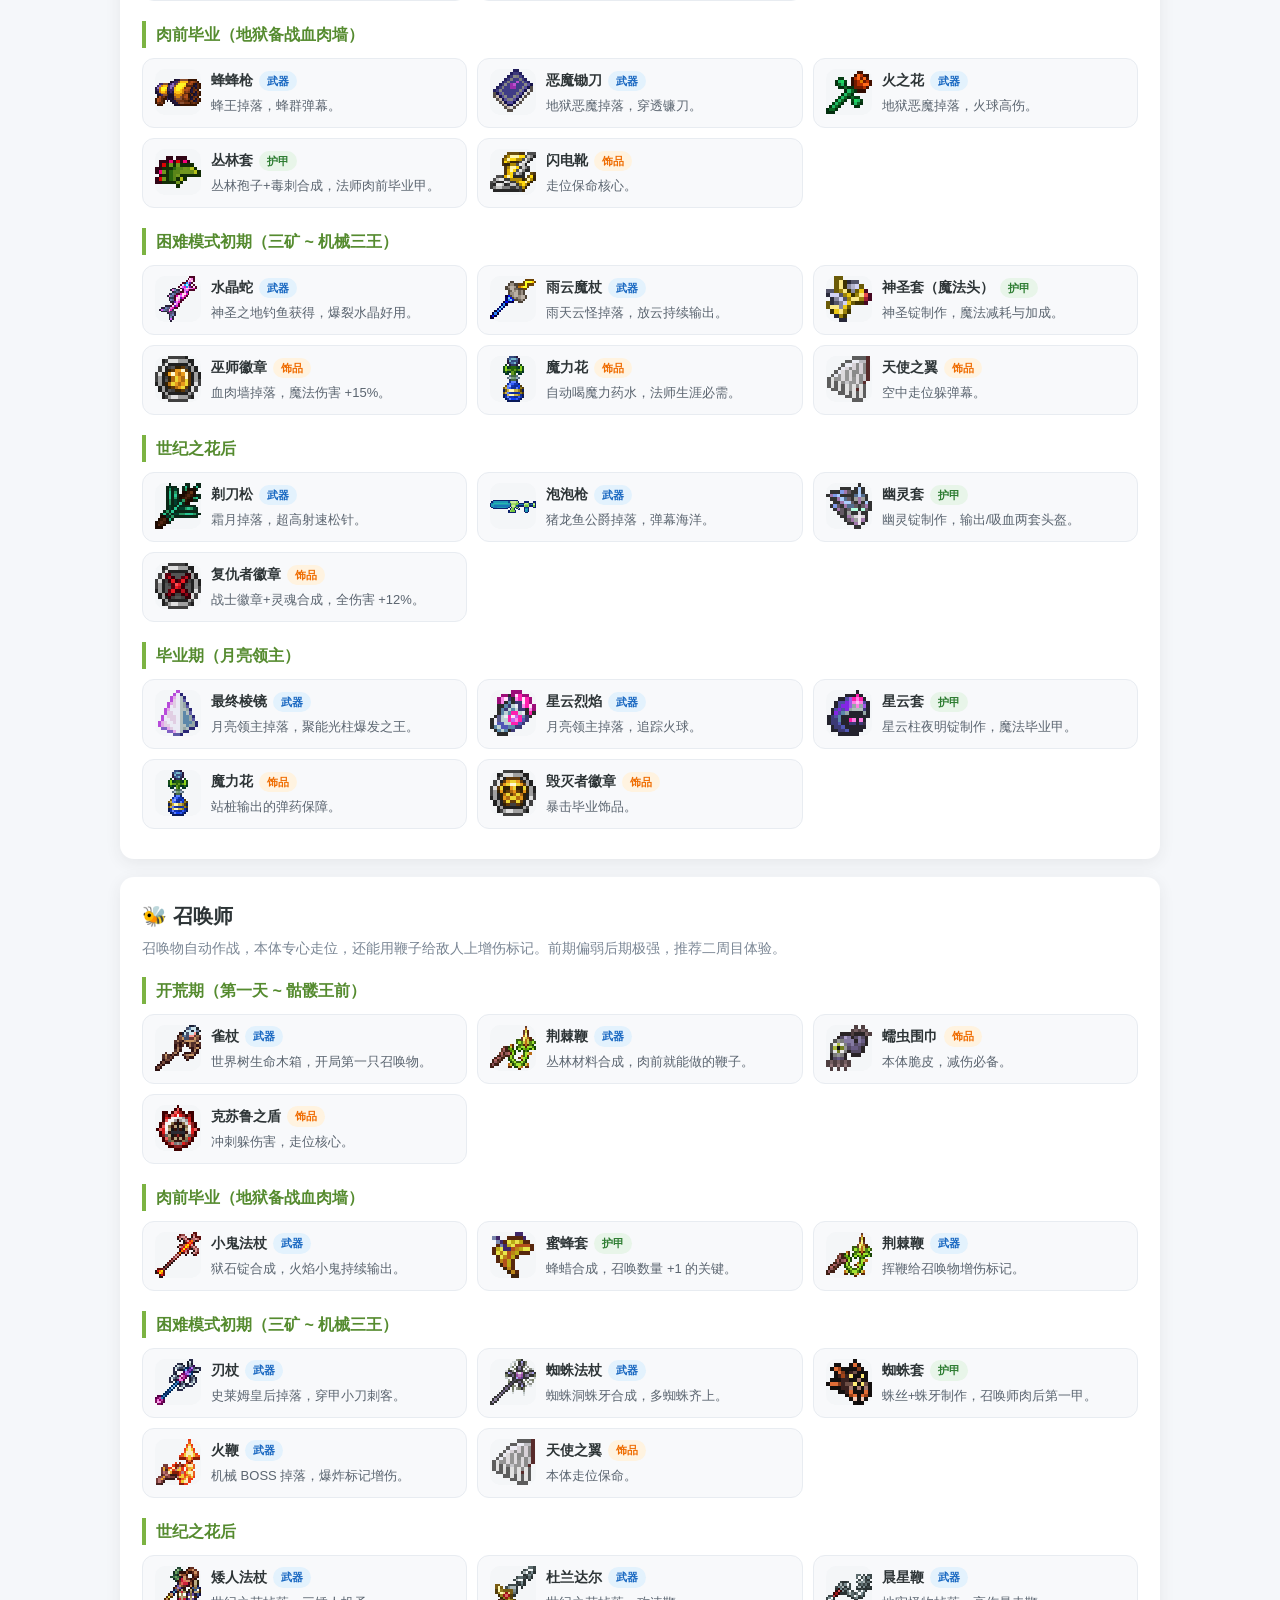
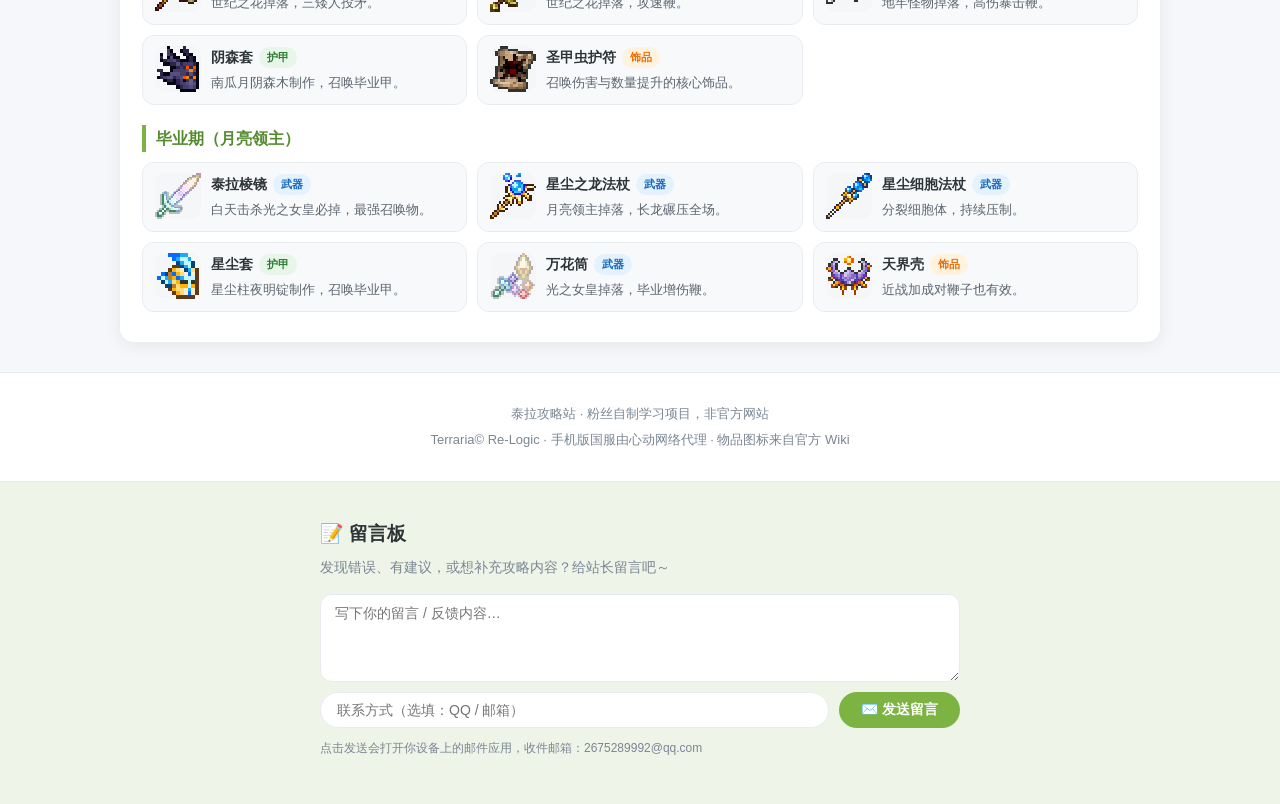
<file: classes.html>
﻿<!DOCTYPE html>
<html lang="zh-CN">
<head>
  <meta charset="UTF-8">
  <meta name="viewport" content="width=device-width, initial-scale=1.0">
  <title>职业攻略 · 泰拉攻略站</title>
  <link rel="stylesheet" href="css/style.css?v=20260919d">
</head>
<body>

  <header class="site-header">
    <nav class="navbar">
      <div class="nav-inner">
        <a class="nav-logo" href="index.html">🌳 泰拉攻略站</a>
        <button class="nav-toggle" aria-label="打开菜单">☰</button>
        <div class="nav-links">
          <a href="index.html">首页</a>
          <a href="guides.html">新手指南</a>
          <a href="classes.html">职业攻略</a>
          <a href="classes-calamity.html">灾厄职业</a>
          <a href="bosses.html">BOSS 攻略</a>
          <a href="items.html">物品数据库</a>
          <a href="wiki.html">Wiki</a>
        </div>
      </div>
    </nav>
    <div class="searchbar">
      <div class="searchbar-inner">
        <input class="g-search" id="globalSearch" type="search" placeholder="🔍 搜索物品 / BOSS / 攻略，回车直达" autocomplete="off">
        <div class="g-drop" id="globalDrop"></div>
      </div>
    </div>
  </header>

  <header class="page-head">
    <h1>🎭 职业攻略</h1>
    <p>四大职业全流程装备与饰品推荐 · 每件装备配游戏内图标 · 内容基于 1.4 版本</p>
  </header>

  <main class="container">

    <!-- 职业筛选 -->
    <div class="toolbar" id="classChips">
      <button class="chip active" data-class="all">全部</button>
      <button class="chip" data-class="melee">🛡️ 战士</button>
      <button class="chip" data-class="ranger">🏹 射手</button>
      <button class="chip" data-class="mage">🔮 法师</button>
      <button class="chip" data-class="summon">🐝 召唤师</button>
    </div>

    <!-- 职业流程由 js/main.js 读取 js/data.js 的 classes 后自动生成 -->
    <section id="classList"></section>

    <p class="empty-tip">暂时没有该职业的内容 👀</p>

  </main>

  <footer class="footer">
    <p>泰拉攻略站 · 粉丝自制学习项目，非官方网站</p>
    <p>Terraria© Re-Logic · 手机版国服由心动网络代理 · 物品图标来自官方 Wiki</p>
  </footer>

  <script src="js/data.js?v=20260919d"></script>
  <script src="js/data-calamity.js?v=20260919d"></script>
  <script src="js/main.js?v=20260919d"></script>
</body>
</html>
</file>
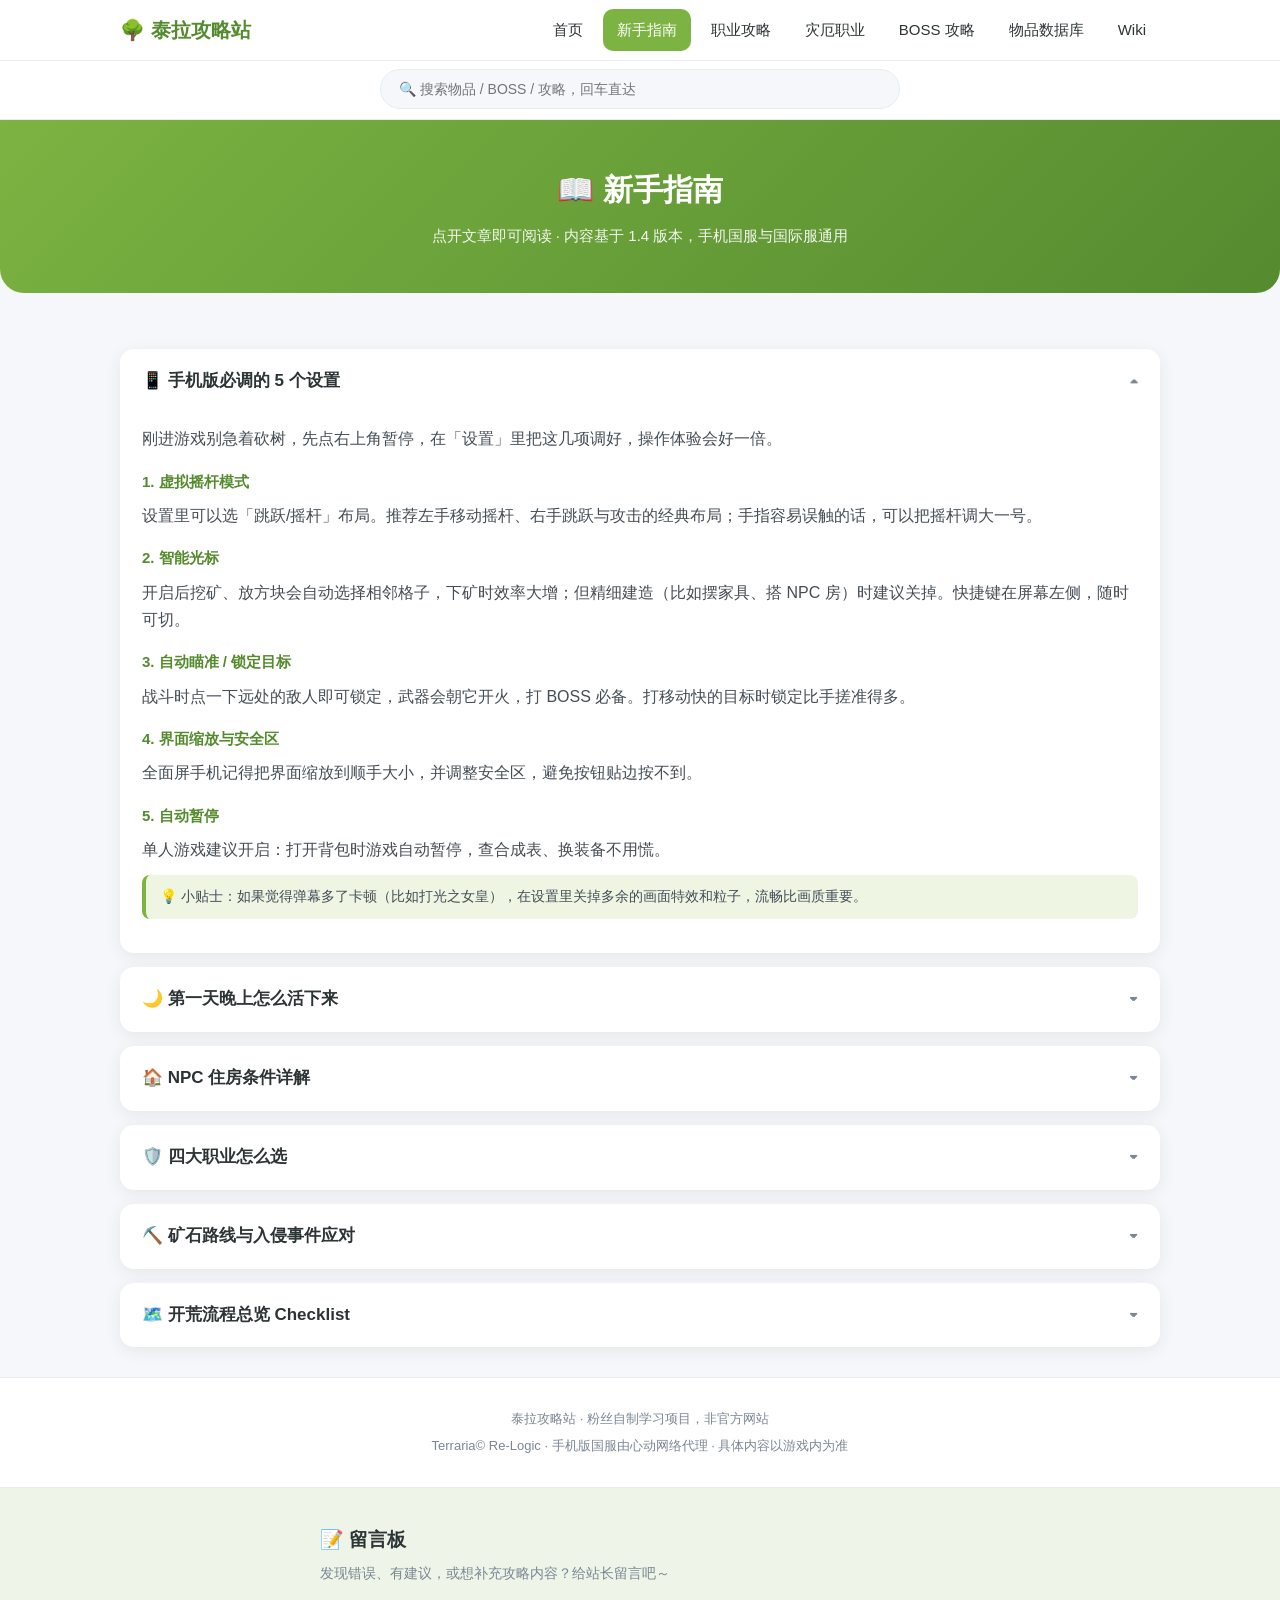
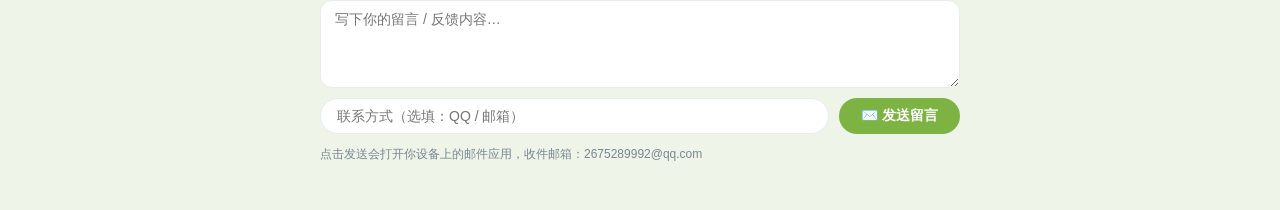
<file: guides.html>
﻿<!DOCTYPE html>
<html lang="zh-CN">
<head>
  <meta charset="UTF-8">
  <meta name="viewport" content="width=device-width, initial-scale=1.0">
  <title>新手指南 · 泰拉攻略站</title>
  <link rel="stylesheet" href="css/style.css?v=20260919d">
</head>
<body>

  <header class="site-header">
    <nav class="navbar">
      <div class="nav-inner">
        <a class="nav-logo" href="index.html">🌳 泰拉攻略站</a>
        <button class="nav-toggle" aria-label="打开菜单">☰</button>
        <div class="nav-links">
          <a href="index.html">首页</a>
          <a href="guides.html">新手指南</a>
          <a href="classes.html">职业攻略</a>
          <a href="classes-calamity.html">灾厄职业</a>
          <a href="bosses.html">BOSS 攻略</a>
          <a href="items.html">物品数据库</a>
          <a href="wiki.html">Wiki</a>
        </div>
      </div>
    </nav>
    <div class="searchbar">
      <div class="searchbar-inner">
        <input class="g-search" id="globalSearch" type="search" placeholder="🔍 搜索物品 / BOSS / 攻略，回车直达" autocomplete="off">
        <div class="g-drop" id="globalDrop"></div>
      </div>
    </div>
  </header>

  <header class="page-head">
    <h1>📖 新手指南</h1>
    <p>点开文章即可阅读 · 内容基于 1.4 版本，手机国服与国际服通用</p>
  </header>

  <main class="container">
    <div class="section"></div>

    <!-- 每篇文章就是一个 <details>，想加文章照抄一整段改文字即可 -->

    <details class="accordion" id="g1" open>
      <summary>📱 手机版必调的 5 个设置</summary>
      <div class="accordion-body">
        <p>刚进游戏别急着砍树，先点右上角暂停，在「设置」里把这几项调好，操作体验会好一倍。</p>
        <h4>1. 虚拟摇杆模式</h4>
        <p>设置里可以选「跳跃/摇杆」布局。推荐左手移动摇杆、右手跳跃与攻击的经典布局；手指容易误触的话，可以把摇杆调大一号。</p>
        <h4>2. 智能光标</h4>
        <p>开启后挖矿、放方块会自动选择相邻格子，下矿时效率大增；但精细建造（比如摆家具、搭 NPC 房）时建议关掉。快捷键在屏幕左侧，随时可切。</p>
        <h4>3. 自动瞄准 / 锁定目标</h4>
        <p>战斗时点一下远处的敌人即可锁定，武器会朝它开火，打 BOSS 必备。打移动快的目标时锁定比手搓准得多。</p>
        <h4>4. 界面缩放与安全区</h4>
        <p>全面屏手机记得把界面缩放到顺手大小，并调整安全区，避免按钮贴边按不到。</p>
        <h4>5. 自动暂停</h4>
        <p>单人游戏建议开启：打开背包时游戏自动暂停，查合成表、换装备不用慌。</p>
        <p class="tip">💡 小贴士：如果觉得弹幕多了卡顿（比如打光之女皇），在设置里关掉多余的画面特效和粒子，流畅比画质重要。</p>
      </div>
    </details>

    <details class="accordion" id="g2">
      <summary>🌙 第一天晚上怎么活下来</summary>
      <div class="accordion-body">
        <p>泰拉瑞亚的第一天只有约 15 分钟白昼，目标只有一个：<strong>在入夜前建好庇护所</strong>。</p>
        <h4>白天按这个顺序做</h4>
        <ul class="bullet">
          <li>砍 100 个左右木头（手机端按住树干即可，开智能光标更快）</li>
          <li>用木头做出工作台、木剑、木弓和一些木箭</li>
          <li>挖一点石头，做熔炉和更耐用的工具</li>
          <li>在平地搭一个带墙、有门、有火把和桌椅的小房子（标准见下一篇住房指南）</li>
          <li>顺手采蘑菇、打史莱姆攒凝胶，凝胶 + 木头可以做火把</li>
        </ul>
        <h4>晚上干什么</h4>
        <p>僵尸会破门（但开门动作很慢），恶魔眼会飞进来。最稳的做法是<strong>待在家里别乱跑</strong>，从门缝或封死的墙洞里挥剑即可。也可以趁夜挖矿——地下相对安全。</p>
        <p class="tip">💡 触屏技巧：搭方块时点不准可以开智能光标；挖两格高、一格宽的竖井往下探索，最不容易摔死。</p>
      </div>
    </details>

    <details class="accordion" id="g3">
      <summary>🏠 NPC 住房条件详解</summary>
      <div class="accordion-body">
        <p>向导开局就跟着你，但商人、护士、树妖等 NPC 都需要<strong>符合条件的空房间</strong>才会入住。</p>
        <h4>一个合格房间的要求</h4>
        <ul class="bullet">
          <li>完全封闭：有背景墙（不能留洞，天然土墙不算）</li>
          <li>内部空间至少约 30 格（常见做法：内宽 10 格、内高 4 格）</li>
          <li>有一扇门或平台当入口</li>
          <li>一件光源（火把即可）、一件平地家具（桌子/工作台）、一把椅子</li>
        </ul>
        <h4>怎么检查合不合格</h4>
        <p>打开背包点右侧「房屋」按钮，再点「？」图标后点房间，会直接提示「这个住房很合适」或缺什么。</p>
        <h4>常见 NPC 入住条件</h4>
        <ul class="bullet">
          <li>商人：身上攒够 50 银币</li>
          <li>护士：生命上限提升过一次（吃到一颗生命水晶）</li>
          <li>树妖：打败任意一个 BOSS（比如克苏鲁之眼）</li>
          <li>爆破专家：背包里有爆炸物；军火商：背包里有枪</li>
        </ul>
        <p class="warn">⚠️ 血月时僵尸会疯狂敲门，可以临时把门换成平台，怪物就不会开门了。</p>
      </div>
    </details>

    <details class="accordion" id="g4">
      <summary>🛡️ 四大职业怎么选</summary>
      <div class="accordion-body">
        <p>游戏没有严格的职业锁定，由你穿的护甲和拿的武器决定流派。前期什么强用什么，肉后再定方向即可。</p>
        <h4>战士（近战）</h4>
        <p>高防御、贴脸输出，武器从宽刃剑到长矛回旋镖都有。<strong>手机端操作最省心</strong>，锁定敌人后边躲边砍，新手首选。</p>
        <h4>射手（远程）</h4>
        <p>用弓箭和枪械，安全距离输出，但要持续准备子弹/箭。手机端有自动瞄准加持，体验也很好，推荐度第二。</p>
        <h4>法师（魔法）</h4>
        <p>武器花哨、爆发高，但身板脆、要管魔力和魔力药水。手机端需要边走位边瞄准，操作压力中等偏上。</p>
        <h4>召唤师</h4>
        <p>靠召唤物自动打怪，本体专心走位。前期装备少、起步弱，1.4 版本雀杖开局已经友好很多，适合二周目尝试。</p>
        <p class="tip">💡 手机端推荐路线：前期战士开荒 → 肉后转射手打机械 BOSS → 后期随便换，饰品里的机动性装备（云瓶、靴子、翅膀）对所有职业都通用。</p>
      </div>
    </details>

    <details class="accordion" id="g5">
      <summary>⛏️ 矿石路线与入侵事件应对</summary>
      <div class="accordion-body">
        <h4>困难模式前的矿石升级链</h4>
        <ul class="bullet">
          <li>铜/锡 → 铅/铁 → 银/钨 → 金/铂金：地表和浅层就能挖到，镐子逐级升级</li>
          <li>魔金/猩红：打克苏鲁之眼、世界吞噬怪/克苏鲁之脑获取，做出噩梦镐/死亡使者镐</li>
          <li>狱石：地狱里用镐挖（要黑曜石皮肤药水或黑曜石骷髅头防烫），做熔岩套和熔岩镐，肉前毕业装</li>
        </ul>
        <h4>肉后的新三矿</h4>
        <p>打败血肉墙后，用神锤砸恶魔祭坛/猩红祭坛，世界会依次刷出钴蓝/钯金 → 秘银/山铜 → 精金/钛金，<strong>每级镐子是挖下一阶矿的前提</strong>，按顺序升级即可。</p>
        <h4>常见入侵事件</h4>
        <ul class="bullet">
          <li><strong>血月</strong>：夜晚事件，怪物大量刷新、兔子鱼变敌对。躲房里守门口，正好刷钱</li>
          <li><strong>哥布林军队</strong>：提示后从地图一侧推进，击退他们后能在地下找到哥布林工匠（重铸饰品的关键 NPC）</li>
          <li><strong>海盗入侵</strong>：肉后事件，敌人强但掉落金币多，搭平台远程清场最稳</li>
        </ul>
      </div>
    </details>

    <details class="accordion" id="g6">
      <summary>🗺️ 开荒流程总览 Checklist</summary>
      <div class="accordion-body">
        <p>不知道下一步该干嘛？按这个顺序推图，就是标准开荒路线：</p>
        <h4>困难模式前</h4>
        <ul class="bullet">
          <li>☐ 建家、攒 50 银币等商人，做金/铂金装备</li>
          <li>☐ 下洞找生命水晶到 200 血，拿附魔回旋镖、村正等好东西</li>
          <li>☐ 史莱姆王（可跳过）→ 克苏鲁之眼</li>
          <li>☐ 世界吞噬怪 / 克苏鲁之脑 → 做噩梦镐</li>
          <li>☐ 蜂王（可刷蜜蜂枪）→ 骷髅王（解锁地牢）</li>
          <li>☐ 下地狱挖狱石做熔岩套，铺地狱桥</li>
          <li>☐ 打血肉墙，世界进入困难模式</li>
        </ul>
        <h4>困难模式</h4>
        <ul class="bullet">
          <li>☐ 砸祭坛、挖三矿升级装备</li>
          <li>☐ 史莱姆皇后（可选）→ 双子魔眼 / 毁灭者 / 机械骷髅王</li>
          <li>☐ 地下丛林找世纪之花花苞 → 世纪之花</li>
          <li>☐ 进神庙打石巨人；猪龙鱼公爵、光之女皇（可选高难）</li>
          <li>☐ 地牢入口打邪教徒 → 破四柱 → 月亮领主，毕业！</li>
        </ul>
        <p class="tip">💡 每个 BOSS 的详细召唤方式和打法，都在「<a href="bosses.html">BOSS 攻略</a>」页。</p>
      </div>
    </details>

  </main>

  <footer class="footer">
    <p>泰拉攻略站 · 粉丝自制学习项目，非官方网站</p>
    <p>Terraria© Re-Logic · 手机版国服由心动网络代理 · 具体内容以游戏内为准</p>
  </footer>

  <script src="js/data.js?v=20260919d"></script>
  <script src="js/data-calamity.js?v=20260919d"></script>
  <script src="js/main.js?v=20260919d"></script>
</body>
</html>
</file>
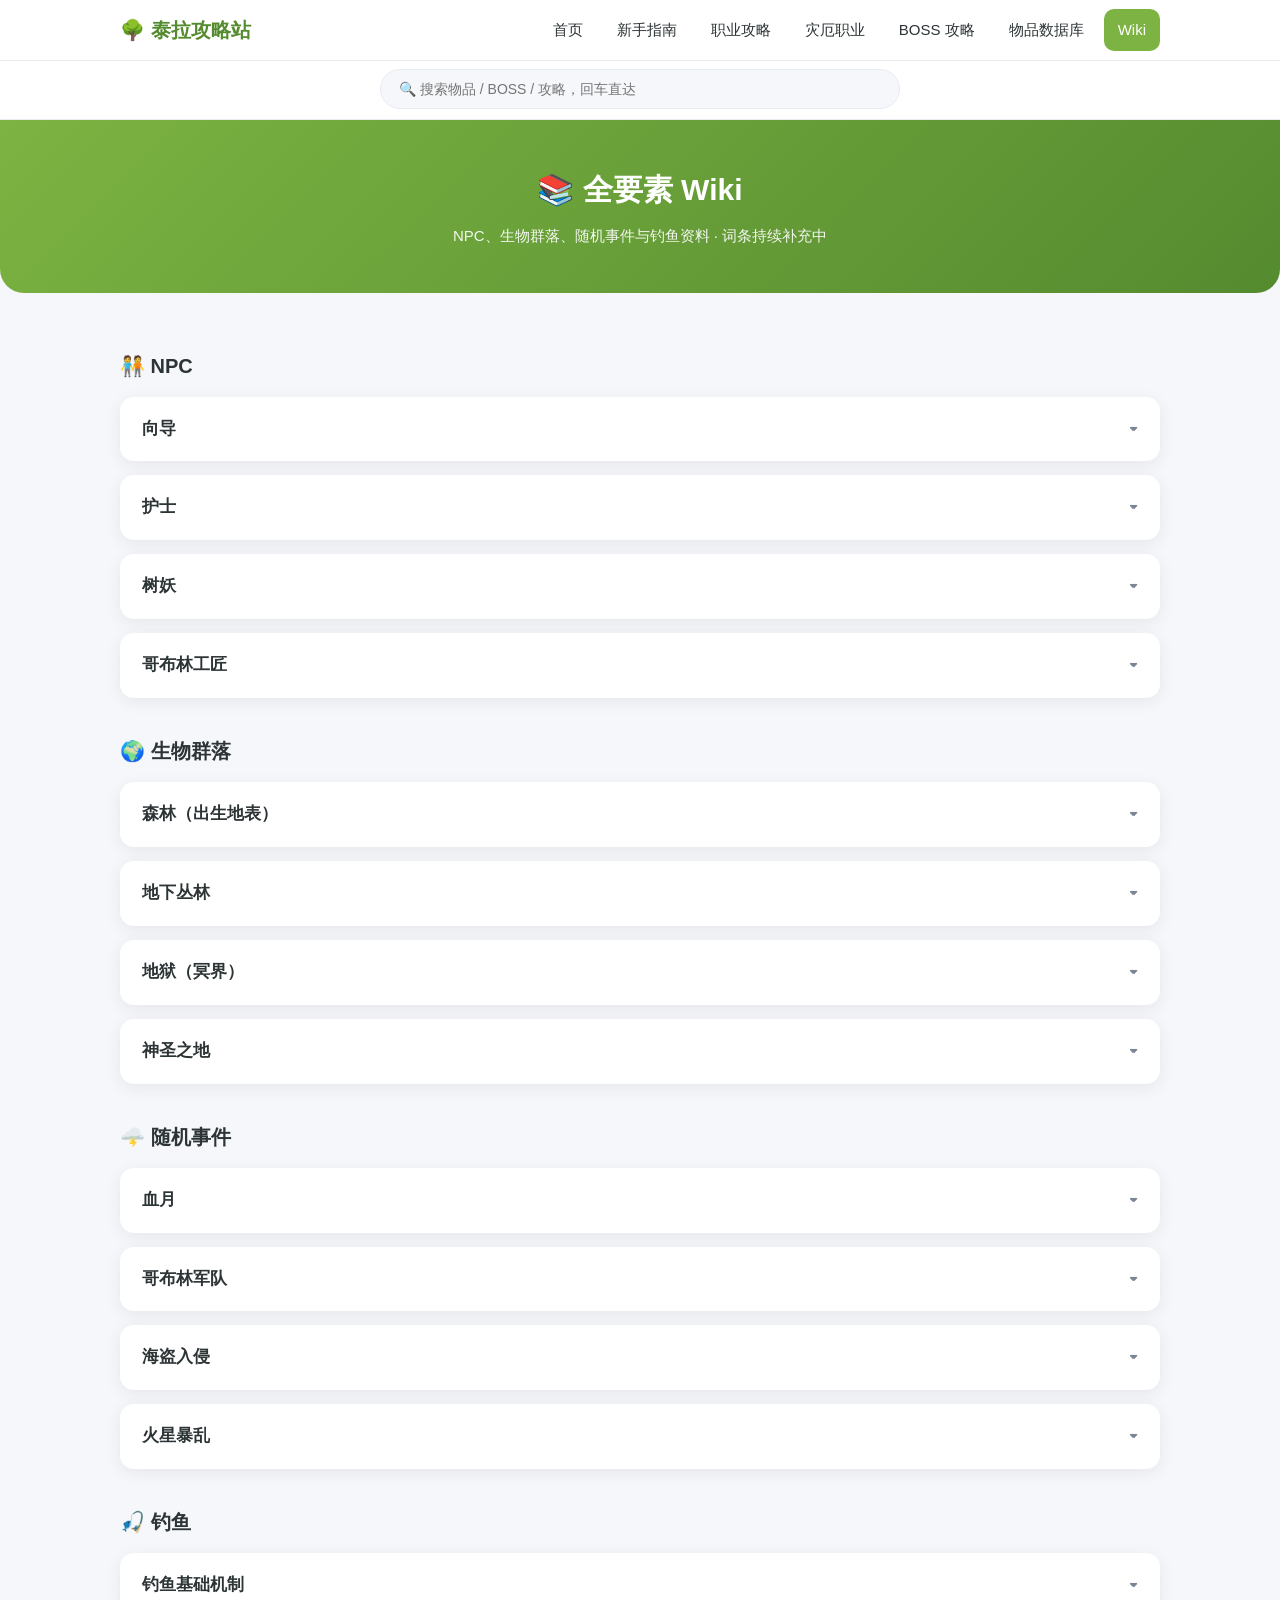
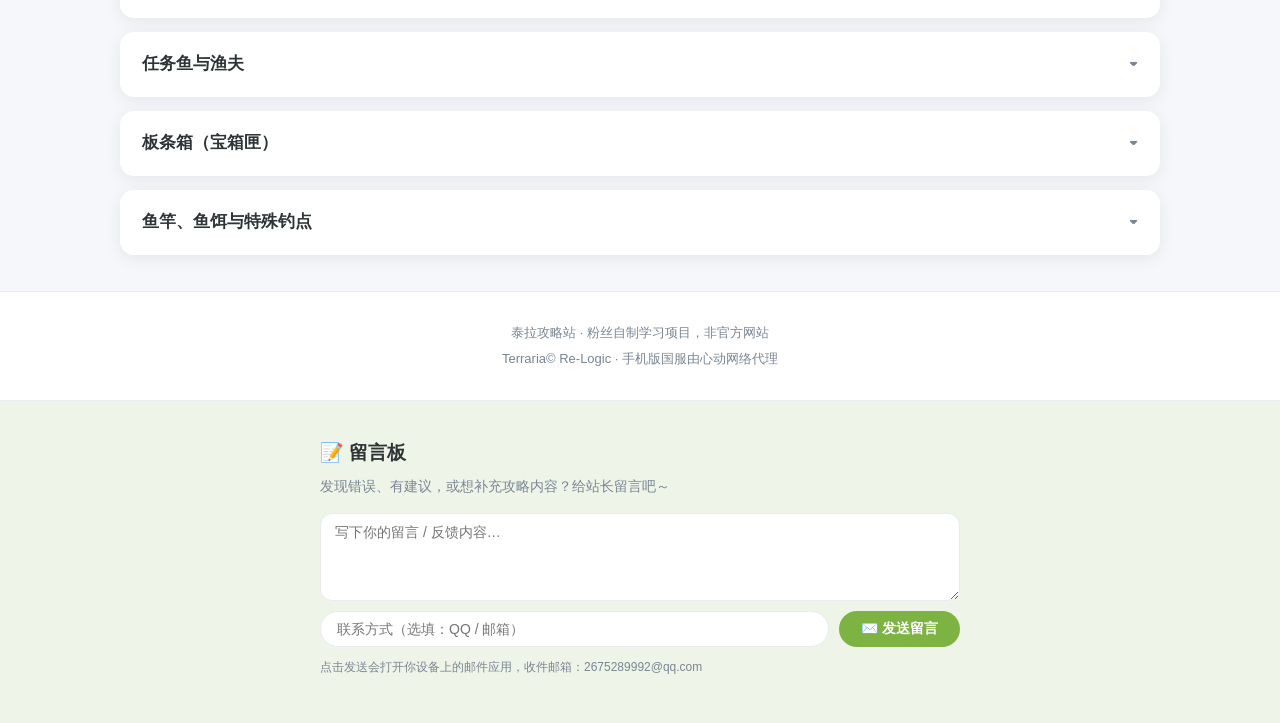
<file: wiki.html>
﻿<!DOCTYPE html>
<html lang="zh-CN">
<head>
  <meta charset="UTF-8">
  <meta name="viewport" content="width=device-width, initial-scale=1.0">
  <title>全要素 Wiki · 泰拉攻略站</title>
  <link rel="stylesheet" href="css/style.css?v=20260919d">
</head>
<body>

  <header class="site-header">
    <nav class="navbar">
      <div class="nav-inner">
        <a class="nav-logo" href="index.html">🌳 泰拉攻略站</a>
        <button class="nav-toggle" aria-label="打开菜单">☰</button>
        <div class="nav-links">
          <a href="index.html">首页</a>
          <a href="guides.html">新手指南</a>
          <a href="classes.html">职业攻略</a>
          <a href="classes-calamity.html">灾厄职业</a>
          <a href="bosses.html">BOSS 攻略</a>
          <a href="items.html">物品数据库</a>
          <a href="wiki.html">Wiki</a>
        </div>
      </div>
    </nav>
    <div class="searchbar">
      <div class="searchbar-inner">
        <input class="g-search" id="globalSearch" type="search" placeholder="🔍 搜索物品 / BOSS / 攻略，回车直达" autocomplete="off">
        <div class="g-drop" id="globalDrop"></div>
      </div>
    </div>
  </header>

  <header class="page-head">
    <h1>📚 全要素 Wiki</h1>
    <p>NPC、生物群落、随机事件与钓鱼资料 · 词条持续补充中</p>
  </header>

  <main class="container">
    <div class="section"></div>

    <!-- ============ NPC ============ -->
    <section class="wiki-group" id="wiki-npc">
      <h2>🧑‍🤝‍🧑 NPC</h2>

      <details class="accordion">
        <summary>向导</summary>
        <div class="accordion-body">
          <p>开局就有的 NPC。最重要的功能是<strong>合成查询</strong>：把物品拖给他（手机端点他头像选「制作」），就能看到它能合成什么、需要什么工作站，是萌新最好的老师。</p>
          <p>打血肉墙时需要他活着：把向导巫毒娃娃丢进岩浆，他会被献祭召唤血肉墙，之后过几天会重新入住。</p>
        </div>
      </details>

      <details class="accordion">
        <summary>护士</summary>
        <div class="accordion-body">
          <p>吃过任意一颗生命水晶提升上限后入住。<strong>花钱瞬间回满血并解除大部分负面状态</strong>，打 BOSS 时把她的房间搬到战场旁边，等于移动血泉。</p>
          <p class="tip">💡 手机端 BOSS 战中可以快速切到她治疗再切回来，费用随缺失血量计算。</p>
        </div>
      </details>

      <details class="accordion">
        <summary>树妖</summary>
        <div class="accordion-body">
          <p>打败任意 BOSS 后入住。出售种子、花盆、净化粉等物品，并会报告当前世界<strong>神圣/腐化/猩红的蔓延比例</strong>。</p>
          <p>她卖的「净化粉」可以把被感染的石块暂时还原；困难模式后还会出售种神圣草地的圣种，用来对抗腐化蔓延。</p>
        </div>
      </details>

      <details class="accordion">
        <summary>哥布林工匠</summary>
        <div class="accordion-body">
          <p>击退一次哥布林军队入侵后，他会随机被绑在地下深处，找到解绑即可入住。</p>
          <p>两大功能：出售工匠作坊（合成高级饰品必需）和<strong>重铸</strong>——花钱给武器饰品随机刷附加词条（护佑、险恶、急速等），后期提升全靠它。</p>
        </div>
      </details>
    </section>

    <!-- ============ 生物群落 ============ -->
    <section class="wiki-group" id="wiki-biome">
      <h2>🌍 生物群落</h2>

      <details class="accordion">
        <summary>森林（出生地表）</summary>
        <div class="accordion-body">
          <p>大多数玩家的出生点，绿树、史莱姆和兔子的家园。难度最低，家建在这里最安逸。世界两端分别通往腐化/猩红之地与丛林（取决于世界种子）。</p>
        </div>
      </details>

      <details class="accordion">
        <summary>地下丛林</summary>
        <div class="accordion-body">
          <p>地图边缘丛林的正下方，由泥块和月光草构成，蜂巢、孢子和花蜜的所在地。</p>
          <p>肉前这里有蜂王和蜜蜂装备；<strong>肉后是整个游戏最重要的区域之一</strong>：有三矿、花苞（召唤世纪之花）和丛林神庙。肉后丛林会刷很强的怪，没有精金套别乱跑。</p>
        </div>
      </details>

      <details class="accordion">
        <summary>地狱（冥界）</summary>
        <div class="accordion-body">
          <p>世界最底层，岩浆海、狱石矿和暗影箱的所在。肉前最终 BOSS 血肉墙的战场。</p>
          <p>来之前准备黑曜石皮肤药水或黑曜石骷髅头防烫，并在岩浆海上铺一条长桥。暗影箱里能开出熔岩钓钩、烈焰火鞭等好东西。</p>
        </div>
      </details>

      <details class="accordion">
        <summary>神圣之地</summary>
        <div class="accordion-body">
          <p>打败血肉墙后在世界中生成的「好生态」，彩虹、流光和独角兽的地盘。它和腐化/猩红一样会蔓延，三者互相排斥。</p>
          <p>地下神圣产明胶水晶（召唤史莱姆皇后）、夜光七彩草蛉（召唤光之女皇）和七彩矿车等好东西。</p>
        </div>
      </details>
    </section>

    <!-- ============ 随机事件 ============ -->
    <section class="wiki-group" id="wiki-event">
      <h2>🌩️ 随机事件</h2>

      <details class="accordion">
        <summary>血月</summary>
        <div class="accordion-body">
          <p>肉前就可能出现的夜晚事件，屏幕泛红，怪物刷新量暴增，僵尸会敲门、普通动物变敌对。</p>
          <p>应对：躲进合格的房子守门口即可。商人和树妖会出售血月限定物品；肉后血月还能钓特殊任务鱼和板条箱。</p>
        </div>
      </details>

      <details class="accordion">
        <summary>哥布林军队</summary>
        <div class="accordion-body">
          <p>生命值达到 200 且砸过暗影珠/猩红之心后，有提示「哥布林军队正从东边/西边逼近」。击退整支军队后，<strong>地下会刷出被绑的哥布林工匠</strong>，记得去救。</p>
        </div>
      </details>

      <details class="accordion">
        <summary>海盗入侵</summary>
        <div class="accordion-body">
          <p>困难模式事件，用海盗地图（海边怪物掉落）或随机触发。海盗血厚、有炮手和鹦鹉，掉大量金币和海盗家具。</p>
          <p>应对：在海边高地架平台，用穿透远程武器清扎堆的小怪；NPC 海盗船长击退之后会入住卖大炮。</p>
        </div>
      </details>

      <details class="accordion">
        <summary>火星暴乱</summary>
        <div class="accordion-body">
          <p>打败石巨人后，在太空层有概率遇到火星探测器。让它发现你后逃走，就会触发火星入侵。</p>
          <p>敌人科技感十足，掉落宇宙滑板、波涌之刃等强力装备，还有召唤外星飞碟坐骑。建议毕业装备再打。</p>
        </div>
      </details>
    </section>

    <!-- ============ 钓鱼 ============ -->
    <section class="wiki-group" id="wiki-fishing">
      <h2>🎣 钓鱼</h2>

      <details class="accordion">
        <summary>钓鱼基础机制</summary>
        <div class="accordion-body">
          <p>需要一根鱼竿、鱼饵和一片足够大的液体（至少 75 格水/蜂蜜、50 格岩浆）。把鱼饵装在弹药栏，持竿点水面抛线，浮标下沉时点一下收杆。</p>
          <p>渔力越高越容易钓到好东西：好鱼竿、好鱼饵、合适的时间天气（雨天、特定月相）都加渔力。手机端抛竿和收杆都只要点一下。</p>
        </div>
      </details>

      <details class="accordion">
        <summary>任务鱼与渔夫</summary>
        <div class="accordion-body">
          <p>海边睡着的渔夫叫醒后会入住，他每天给一个<strong>任务鱼委托</strong>：在指定群落钓到指定鱼交给他，奖励金币、渔具、饰品和药水。</p>
          <p>累计完成任务能拿到金钓竿、钓手耳环等关键渔具。同一条任务鱼还可以提前多钓几条存着（但每天只能交一次）。</p>
        </div>
      </details>

      <details class="accordion">
        <summary>板条箱（宝箱匣）</summary>
        <div class="accordion-body">
          <p>钓鱼时随机钓上的箱子，开得出矿石、药水、宠物和钱币。<strong>肉前攒一堆板条箱，肉后再开可以直接开出三矿</strong>，是著名的省力技巧。</p>
          <p>用板条箱药水能显著提高钓率，刷箱子时记得先喝一瓶。</p>
        </div>
      </details>

      <details class="accordion">
        <summary>鱼竿、鱼饵与特殊钓点</summary>
        <div class="accordion-body">
          <ul class="bullet">
            <li><strong>鱼竿</strong>：入门用商人卖的加强钓竿，机修工卖的玻璃钢钓竿，最终目标是任务奖励的金钓竿（50% 渔力）</li>
            <li><strong>鱼饵</strong>：蚯蚓（雨天地表挖）、萤火虫（夜晚草地）、松露虫（蘑菇地，用来钓猪龙鱼公爵）</li>
            <li><strong>蜂蜜</strong>：能钓到蜂蜜鱼（回血道具）和蜂蜜板条箱</li>
            <li><strong>岩浆</strong>：需要熔岩钓钩等防岩浆渔具，能钓出地狱专属物品</li>
          </ul>
        </div>
      </details>
    </section>

  </main>

  <footer class="footer">
    <p>泰拉攻略站 · 粉丝自制学习项目，非官方网站</p>
    <p>Terraria© Re-Logic · 手机版国服由心动网络代理</p>
  </footer>

  <script src="js/data.js?v=20260919d"></script>
  <script src="js/data-calamity.js?v=20260919d"></script>
  <script src="js/main.js?v=20260919d"></script>
</body>
</html>
</file>
<file: css/style.css>
/* ============================================================
   泰拉攻略站 · 全站样式表
   想改网站颜色，只需要改下面 :root 里的变量即可
   ============================================================ */

:root {
  --green: #7cb342;          /* 主色：泰拉瑞亚草绿 */
  --green-dark: #558b2f;
  --blue: #29b6f6;           /* 辅色：天蓝 */
  --bg: #f5f7fa;             /* 页面浅灰背景 */
  --card: #ffffff;           /* 卡片底色 */
  --text: #2d3436;           /* 正文颜色 */
  --muted: #7a8694;          /* 次要文字 */
  --line: #e8ecf1;           /* 分割线 */
  --radius: 14px;
  --shadow: 0 4px 16px rgba(45, 52, 54, .08);
  --shadow-hover: 0 10px 28px rgba(45, 52, 54, .14);

  /* 游戏内稀有度配色（物品卡片左侧彩条） */
  --r-gray: #9e9e9e;
  --r-white: #b0b8c1;
  --r-blue: #42a5f5;
  --r-green: #66bb6a;
  --r-orange: #ffa726;
  --r-red: #ef5350;
  --r-pink: #ec407a;
  --r-purple: #ab47bc;
  --r-yellow: #ffca28;
  --r-rainbow: linear-gradient(180deg, #ef5350, #ffa726, #66bb6a, #42a5f5, #ab47bc);
}

/* ---------- 基础重置 ---------- */
* { margin: 0; padding: 0; box-sizing: border-box; }

body {
  font-family: -apple-system, BlinkMacSystemFont, "PingFang SC", "Microsoft YaHei", "Helvetica Neue", sans-serif;
  background: var(--bg);
  color: var(--text);
  line-height: 1.7;
  -webkit-font-smoothing: antialiased;
}

a { text-decoration: none; color: inherit; }
ul { list-style: none; }
img { max-width: 100%; display: block; }

.container {
  max-width: 1080px;
  margin: 0 auto;
  padding: 0 20px;
}

/* ---------- 顶部吸顶区域（导航 + 搜索条） ---------- */
.site-header {
  position: sticky;
  top: 0;
  z-index: 100;
}

.navbar {
  position: relative;
  background: rgba(255, 255, 255, .92);
  backdrop-filter: blur(10px);
  border-bottom: 1px solid var(--line);
}

.nav-inner {
  max-width: 1080px;
  margin: 0 auto;
  padding: 0 20px;
  height: 60px;
  display: flex;
  align-items: center;
  justify-content: space-between;
}

.nav-logo {
  font-size: 20px;
  font-weight: 800;
  color: var(--green-dark);
  display: flex;
  align-items: center;
  gap: 8px;
  white-space: nowrap;
}

.nav-links {
  display: flex;
  gap: 6px;
}

.nav-links a {
  padding: 8px 14px;
  border-radius: 10px;
  font-size: 15px;
  color: var(--text);
  transition: background .2s, color .2s;
}

.nav-links a:hover { background: #eef6e3; color: var(--green-dark); }
.nav-links a.active { background: var(--green); color: #fff; }

/* 汉堡按钮：电脑上隐藏 */
.nav-toggle {
  display: none;
  border: none;
  background: none;
  font-size: 24px;
  padding: 6px 10px;
  cursor: pointer;
  color: var(--text);
}

/* ---------- 首页英雄横幅 ---------- */
.hero {
  border-radius: 0 0 24px 24px;
  padding: 90px 20px 100px;
  text-align: center;
  color: #fff;
  background-color: var(--green-dark); /* 图片没加载出来时的兜底色 */
  background-image:
    linear-gradient(180deg, rgba(30, 60, 20, .55), rgba(30, 60, 20, .75)),
    url("https://trae-api-cn.mchost.guru/api/ide/v1/text_to_image?prompt=vibrant%202D%20pixel%20art%20landscape%20in%20Terraria%20game%20style%2C%20lush%20green%20forest%20with%20a%20wooden%20house%2C%20blue%20sky%20and%20clouds%2C%20adventurer%20character%20with%20sword%2C%20treasure%20chest%2C%20colorful%2016-bit%20side%20scroller%20game%20key%20art&image_size=landscape_16_9");
  background-size: cover;
  background-position: center;
}

.hero h1 { font-size: 40px; margin-bottom: 14px; letter-spacing: 2px; text-shadow: 0 2px 8px rgba(0,0,0,.4); }
.hero p { font-size: 18px; opacity: .95; margin-bottom: 28px; text-shadow: 0 1px 4px rgba(0,0,0,.4); }

.btn {
  display: inline-block;
  padding: 13px 30px;
  border-radius: 999px;
  font-size: 16px;
  font-weight: 700;
  transition: transform .15s, box-shadow .15s;
}

.btn-light { background: #fff; color: var(--green-dark); box-shadow: var(--shadow); }
.btn-light:hover { transform: translateY(-2px); box-shadow: var(--shadow-hover); }
.btn-green { background: var(--green); color: #fff; }
.btn-green:hover { background: var(--green-dark); transform: translateY(-2px); }

/* ---------- 通用区块标题 ---------- */
.section { padding: 48px 0 8px; }

.section-title {
  font-size: 24px;
  font-weight: 800;
  margin-bottom: 22px;
  padding-left: 14px;
  position: relative;
}

.section-title::before {
  content: "";
  position: absolute;
  left: 0; top: 50%;
  transform: translateY(-50%);
  width: 6px; height: 24px;
  border-radius: 3px;
  background: var(--green);
}

.section-desc { color: var(--muted); margin: -12px 0 22px 14px; font-size: 15px; }

/* ---------- 卡片网格（首页板块入口） ---------- */
.card-grid {
  display: grid;
  grid-template-columns: repeat(auto-fit, minmax(230px, 1fr));
  gap: 20px;
}

.feature-card {
  background: var(--card);
  border-radius: var(--radius);
  padding: 26px 22px;
  box-shadow: var(--shadow);
  transition: transform .18s, box-shadow .18s;
  display: block;
}

.feature-card:hover { transform: translateY(-5px); box-shadow: var(--shadow-hover); }

.feature-icon {
  width: 52px; height: 52px;
  border-radius: 14px;
  display: flex; align-items: center; justify-content: center;
  font-size: 26px;
  background: #eef6e3;
  margin-bottom: 14px;
}

.feature-card h3 { font-size: 18px; margin-bottom: 6px; }
.feature-card p { font-size: 14px; color: var(--muted); }

/* ---------- 热门内容 ---------- */
.hot-list {
  display: grid;
  grid-template-columns: repeat(auto-fit, minmax(280px, 1fr));
  gap: 20px;
  margin-bottom: 40px;
}

.hot-item {
  background: var(--card);
  border-radius: var(--radius);
  padding: 20px 22px;
  box-shadow: var(--shadow);
  display: flex;
  gap: 16px;
  align-items: center;
  transition: transform .18s, box-shadow .18s;
}

.hot-item:hover { transform: translateY(-3px); box-shadow: var(--shadow-hover); }
.hot-emoji { font-size: 34px; }
.hot-item h4 { font-size: 16px; margin-bottom: 4px; }
.hot-item p { font-size: 13px; color: var(--muted); }
.tag-new { background: #fff3e0; color: #ef6c00; font-size: 12px; padding: 2px 8px; border-radius: 999px; }

/* ---------- 页面顶部小标题条（子页面） ---------- */
.page-head {
  background: linear-gradient(135deg, var(--green), var(--green-dark));
  color: #fff;
  padding: 44px 20px;
  text-align: center;
  border-radius: 0 0 24px 24px;
}
.page-head h1 { font-size: 30px; margin-bottom: 8px; }
.page-head p { opacity: .92; font-size: 15px; }

/* ---------- 筛选条（BOSS / 物品页通用） ---------- */
.toolbar {
  display: flex;
  flex-wrap: wrap;
  gap: 10px;
  align-items: center;
  margin: 28px 0 20px;
}

.chip {
  border: 1.5px solid var(--line);
  background: #fff;
  color: var(--text);
  padding: 8px 18px;
  border-radius: 999px;
  font-size: 14px;
  cursor: pointer;
  min-height: 36px;
  transition: all .15s;
}

.chip:hover { border-color: var(--green); color: var(--green-dark); }
.chip.active { background: var(--green); border-color: var(--green); color: #fff; }

.search-input, .search-select {
  border: 1.5px solid var(--line);
  border-radius: 10px;
  padding: 10px 14px;
  font-size: 15px;
  background: #fff;
  color: var(--text);
  outline: none;
  min-height: 42px;
}

.search-input { flex: 1; min-width: 200px; }
.search-input:focus, .search-select:focus { border-color: var(--green); }

/* ---------- 折叠面板（攻略 / Wiki 通用） ---------- */
.accordion {
  background: var(--card);
  border-radius: var(--radius);
  box-shadow: var(--shadow);
  margin-bottom: 14px;
  overflow: hidden;
}

.accordion summary {
  list-style: none;
  cursor: pointer;
  padding: 18px 22px;
  font-size: 17px;
  font-weight: 700;
  min-height: 52px;             /* 手机上保证好按 */
  display: flex;
  align-items: center;
  gap: 10px;
}

.accordion summary::-webkit-details-marker { display: none; }

.accordion summary::after {
  content: "▾";
  margin-left: auto;
  color: var(--muted);
  transition: transform .2s;
}

.accordion[open] summary::after { transform: rotate(180deg); }
.accordion summary:hover { background: #fafdf6; }

.accordion-body { padding: 4px 22px 22px; color: #444d56; }
.accordion-body h4 { margin: 16px 0 6px; color: var(--green-dark); font-size: 15px; }
.accordion-body p { margin: 8px 0; }
.accordion-body ul.bullet { padding-left: 4px; }
.accordion-body ul.bullet li { position: relative; padding-left: 18px; margin: 6px 0; }
.accordion-body ul.bullet li::before { content: "•"; color: var(--green); position: absolute; left: 2px; font-weight: 800; }
.accordion-body .tip {
  background: #eef6e3;
  border-left: 4px solid var(--green);
  border-radius: 8px;
  padding: 10px 14px;
  margin: 12px 0;
  font-size: 14px;
}
.accordion-body .warn {
  background: #fdecea;
  border-left: 4px solid #e57373;
  border-radius: 8px;
  padding: 10px 14px;
  margin: 12px 0;
  font-size: 14px;
}
.accordion-body strong { color: var(--text); }

/* ---------- BOSS 卡片 ---------- */
.boss-card {
  background: var(--card);
  border-radius: var(--radius);
  box-shadow: var(--shadow);
  margin-bottom: 14px;
  overflow: hidden;
}

.boss-card summary {
  list-style: none;
  cursor: pointer;
  padding: 16px 22px;
  min-height: 56px;
  display: flex;
  align-items: center;
  gap: 12px;
}
.boss-card summary::-webkit-details-marker { display: none; }
.boss-card summary::after { content: "▾"; margin-left: auto; color: var(--muted); transition: transform .2s; }
.boss-card[open] summary::after { transform: rotate(180deg); }
.boss-card summary:hover { background: #fafdf6; }

.boss-icon {
  width: 42px; height: 42px;
  border-radius: 12px;
  background: #eef6e3;
  display: flex; align-items: center; justify-content: center;
  font-size: 22px;
  flex-shrink: 0;
}
.boss-name { font-size: 17px; font-weight: 700; }

.stage-badge {
  margin-left: auto;
  font-size: 12px;
  padding: 3px 10px;
  border-radius: 999px;
  white-space: nowrap;
}
/* summary 里箭头也占 margin-left:auto，徽章用小间距 */
.boss-card summary .stage-badge { margin-left: 0; }
.boss-card summary::after { margin-left: 12px; }

.stage-1 { background: #e8f5e9; color: #2e7d32; }
.stage-2 { background: #e3f2fd; color: #1565c0; }
.stage-3 { background: #f3e5f5; color: #7b1fa2; }
.stage-4 { background: #fce4ec; color: #c62828; }

/* ===== 灾厄模组：徽章 + 稀有度彩条 ===== */
.origin-badge {
  display: inline-block;
  font-size: 11px;
  line-height: 1;
  padding: 3px 8px;
  border-radius: 999px;
  background: linear-gradient(135deg, #b31217, #7a00cc);
  color: #fff;
  font-weight: 700;
  vertical-align: 2px;
  margin-left: 6px;
}
.boss-name .origin-badge { margin-left: 8px; }
.item-card.r-灾厄::before { background: linear-gradient(180deg, #b31217, #ff1985, #7a00cc); }

/* BOSS 卡片真实图片 */
.boss-icon .item-img {
  width: 42px; height: 42px;
  display: flex; align-items: center; justify-content: center;
}
.boss-icon .item-img img { max-width: 42px; max-height: 42px; width: auto; height: auto; image-rendering: pixelated; }
.boss-icon .item-img .img-fallback { display: flex; align-items: center; justify-content: center; font-size: 22px; }
.boss-icon .item-img.no-img img { display: none; }

.boss-body { padding: 4px 22px 22px; border-top: 1px solid var(--line); }
.boss-row { margin-top: 14px; }
.boss-row b {
  display: inline-block;
  color: var(--green-dark);
  margin-bottom: 4px;
}
.boss-row ul.bullet { padding-left: 2px; }
.boss-row ul.bullet li { position: relative; padding-left: 18px; margin: 5px 0; color: #444d56; }
.boss-row ul.bullet li::before { content: "•"; color: var(--green); position: absolute; left: 2px; font-weight: 800; }
.boss-row.drops { color: #444d56; }

/* ---------- 物品卡片 ---------- */
.item-grid {
  display: grid;
  grid-template-columns: repeat(auto-fill, minmax(300px, 1fr));
  gap: 16px;
  margin-bottom: 50px;
}

.item-card {
  position: relative;
  background: var(--card);
  border-radius: var(--radius);
  box-shadow: var(--shadow);
  padding: 18px 18px 16px 24px;
  overflow: hidden;
  display: flex;
  gap: 14px;
  align-items: flex-start;
  transition: transform .15s, box-shadow .15s;
}

.item-main { flex: 1; min-width: 0; }
.item-card:hover { transform: translateY(-3px); box-shadow: var(--shadow-hover); }

/* 左侧稀有度彩条 */
.item-card::before {
  content: "";
  position: absolute;
  left: 0; top: 0; bottom: 0;
  width: 6px;
  background: var(--r-white);
}
.item-card.r-灰色::before { background: var(--r-gray); }
.item-card.r-白色::before { background: var(--r-white); }
.item-card.r-蓝色::before { background: var(--r-blue); }
.item-card.r-绿色::before { background: var(--r-green); }
.item-card.r-橙色::before { background: var(--r-orange); }
.item-card.r-红色::before { background: var(--r-red); }
.item-card.r-粉色::before { background: var(--r-pink); }
.item-card.r-紫色::before { background: var(--r-purple); }
.item-card.r-黄色::before { background: var(--r-yellow); }
.item-card.r-彩色::before { background: var(--r-rainbow); }

.item-head { display: flex; align-items: center; gap: 8px; flex-wrap: wrap; }
.item-name { font-size: 17px; font-weight: 800; }
.item-cat { font-size: 12px; background: #eceff1; color: #546e7a; padding: 2px 9px; border-radius: 999px; }
.item-rarity { font-size: 12px; padding: 2px 9px; border-radius: 999px; background: #f5f5f5; color: var(--muted); }
.item-stat { font-size: 13px; color: var(--muted); margin: 6px 0; }
.item-source { font-size: 13px; color: #546e7a; background: #f8f9fb; border-radius: 8px; padding: 7px 10px; margin: 8px 0; }
.item-desc { font-size: 14px; color: #444d56; }

.empty-tip {
  text-align: center;
  color: var(--muted);
  padding: 60px 0;
  font-size: 15px;
  display: none;
}

/* ---------- Wiki 分组 ---------- */
.wiki-group { margin-bottom: 36px; }
.wiki-group h2 {
  font-size: 20px;
  margin-bottom: 14px;
  display: flex;
  align-items: center;
  gap: 8px;
}

/* ---------- 页脚 ---------- */
.footer {
  border-top: 1px solid var(--line);
  background: #fff;
  color: var(--muted);
  text-align: center;
  font-size: 13px;
  padding: 26px 20px;
  margin-top: 30px;
}
.footer p { margin: 4px 0; }

/* ============================================================
   手机适配：屏幕窄于 768px 时生效
   ============================================================ */
@media (max-width: 768px) {
  .nav-toggle { display: block; }

  .nav-links {
    display: none;
    position: absolute;
    top: 60px; left: 0; right: 0;
    background: #fff;
    flex-direction: column;
    gap: 0;
    border-bottom: 1px solid var(--line);
    box-shadow: var(--shadow);
    padding: 8px 16px;
  }

  .nav-links.open { display: flex; }
  .nav-links a { padding: 14px 10px; border-radius: 8px; }

  .hero { padding: 60px 18px 70px; }
  .hero h1 { font-size: 28px; }
  .hero p { font-size: 15px; }

  .page-head { padding: 32px 16px; }
  .page-head h1 { font-size: 23px; }

  .section { padding: 34px 0 4px; }
  .section-title { font-size: 20px; }

  .item-grid { grid-template-columns: 1fr; }
  .search-input { min-width: 100%; }
}

/* ============================================================
   顶部全站搜索条
   ============================================================ */
.searchbar {
  background: #fff;
  border-bottom: 1px solid var(--line);
  padding: 8px 20px 10px;
}

.searchbar-inner {
  max-width: 1080px;
  margin: 0 auto;
  position: relative;
}

.g-search {
  display: block;
  width: 100%;
  max-width: 520px;
  margin: 0 auto;
  border: 1.5px solid var(--line);
  border-radius: 999px;
  padding: 9px 18px;
  font-size: 14px;
  background: var(--bg);
  color: var(--text);
  outline: none;
  min-height: 40px;
}

.g-search:focus { border-color: var(--green); background: #fff; }

.g-drop {
  display: none;
  position: absolute;
  top: calc(100% + 6px);
  left: 50%;
  transform: translateX(-50%);
  width: min(520px, 94%);
  background: #fff;
  border: 1px solid var(--line);
  border-radius: 12px;
  box-shadow: var(--shadow-hover);
  overflow: hidden;
  z-index: 102;
}

.g-drop.show { display: block; }

.g-item {
  display: flex;
  justify-content: space-between;
  align-items: center;
  gap: 10px;
  padding: 11px 16px;
  border-bottom: 1px solid var(--line);
  min-height: 40px;
}

.g-item:last-child { border-bottom: none; }
.g-item:hover { background: #f2f8ea; }
.g-item b { font-size: 14px; font-weight: 700; }
.g-item span { font-size: 12px; color: var(--muted); white-space: nowrap; }
.g-empty { padding: 14px 16px; font-size: 13px; color: var(--muted); text-align: center; }

/* ============================================================
   游戏内物品图标（官方 Wiki 精灵图，失败退回 emoji）
   ============================================================ */
.item-img {
  width: 46px;
  height: 46px;
  border-radius: 10px;
  background: #f4f6f8;
  flex-shrink: 0;
  display: flex;
  align-items: center;
  justify-content: center;
}

.item-img img {
  width: 100%;
  height: 100%;
  object-fit: contain;
  image-rendering: pixelated;
}

.item-img .img-fallback { display: none; font-size: 22px; }
.item-img.no-img img { display: none; }
.item-img.no-img .img-fallback { display: flex; align-items: center; justify-content: center; }

/* ============================================================
   职业攻略页
   ============================================================ */
.class-block {
  background: var(--card);
  border-radius: var(--radius);
  box-shadow: var(--shadow);
  padding: 22px 22px 10px;
  margin-bottom: 18px;
}

.class-title { font-size: 20px; margin-bottom: 4px; }
.class-intro { color: var(--muted); font-size: 14px; margin-bottom: 16px; }

.stage-block { margin-bottom: 20px; }

.stage-name {
  font-size: 16px;
  color: var(--green-dark);
  border-left: 4px solid var(--green);
  padding-left: 10px;
  margin-bottom: 10px;
}

.gear-grid {
  display: grid;
  grid-template-columns: repeat(auto-fill, minmax(300px, 1fr));
  gap: 10px;
}

.gear-card {
  display: flex;
  gap: 10px;
  align-items: flex-start;
  background: #f8f9fb;
  border: 1px solid var(--line);
  border-radius: 12px;
  padding: 10px 12px;
}

.gear-info { min-width: 0; }

.gear-name {
  font-size: 14px;
  font-weight: 700;
  display: flex;
  align-items: center;
  gap: 6px;
  flex-wrap: wrap;
}

.gear-tag {
  font-size: 11px;
  padding: 1px 8px;
  border-radius: 999px;
  background: #eceff1;
  color: #546e7a;
  white-space: nowrap;
}

.tag-武器 { background: #e3f2fd; color: #1565c0; }
.tag-护甲 { background: #e8f5e9; color: #2e7d32; }
.tag-饰品 { background: #fff3e0; color: #ef6c00; }
.tag-弹药 { background: #f3e5f5; color: #7b1fa2; }

.gear-note { font-size: 13px; color: #5b6570; margin-top: 2px; }

@media (max-width: 768px) {
  .gear-grid { grid-template-columns: 1fr; }
  .g-item b { font-size: 13px; }
  .g-item span { display: none; }   /* 手机上建议下拉只显示名称 */
}

/* 灾厄模组攻略块（原版流程下方，紫色系区分） */
.calamity-wrap {
  margin-top: 14px;
  padding: 14px 16px 4px;
  background: #f7f4fd;
  border: 1px dashed #cdbdf2;
  border-radius: 12px;
}

.calamity-title {
  font-size: 16px;
  color: #6a3fc7;
  border-left: 4px solid #8f6ae0;
  padding-left: 10px;
  margin-bottom: 12px;
}

/* 灾厄物品英文名（中文名下方的小灰字） */
.item-en {
  font-size: 12px;
  color: var(--muted);
  margin: 1px 0 4px;
  letter-spacing: .2px;
}

/* ============================================================
   底部留言板
   ============================================================ */
.feedback-board {
  background: #eef4e7;
  border-top: 1px solid var(--line);
  padding: 36px 16px 46px;
}

.fb-inner {
  max-width: 640px;
  margin: 0 auto;
}

.fb-inner h2 { font-size: 19px; margin-bottom: 6px; }

.fb-desc {
  color: var(--muted);
  font-size: 14px;
  margin-bottom: 14px;
}

#fbMsg {
  display: block;
  width: 100%;
  box-sizing: border-box;
  border: 1.5px solid var(--line);
  border-radius: 12px;
  padding: 10px 14px;
  font-size: 14px;
  font-family: inherit;
  background: #fff;
  color: var(--text);
  resize: vertical;
  min-height: 88px;
  outline: none;
}

#fbMsg:focus { border-color: var(--green); }

.fb-row {
  display: flex;
  gap: 10px;
  margin-top: 10px;
}

#fbContact {
  flex: 1;
  border: 1.5px solid var(--line);
  border-radius: 999px;
  padding: 9px 16px;
  font-size: 14px;
  background: #fff;
  color: var(--text);
  outline: none;
  min-width: 0;
}

#fbContact:focus { border-color: var(--green); }

.fb-btn {
  border: none;
  border-radius: 999px;
  padding: 9px 22px;
  font-size: 14px;
  font-weight: 700;
  color: #fff;
  background: var(--green);
  cursor: pointer;
  white-space: nowrap;
}

.fb-btn:hover { filter: brightness(1.08); }

.fb-tip {
  font-size: 12px;
  color: var(--muted);
  margin-top: 10px;
  word-break: break-all;
}

@media (max-width: 480px) {
  .fb-row { flex-direction: column; }
  .fb-btn { width: 100%; }
}
</file>
